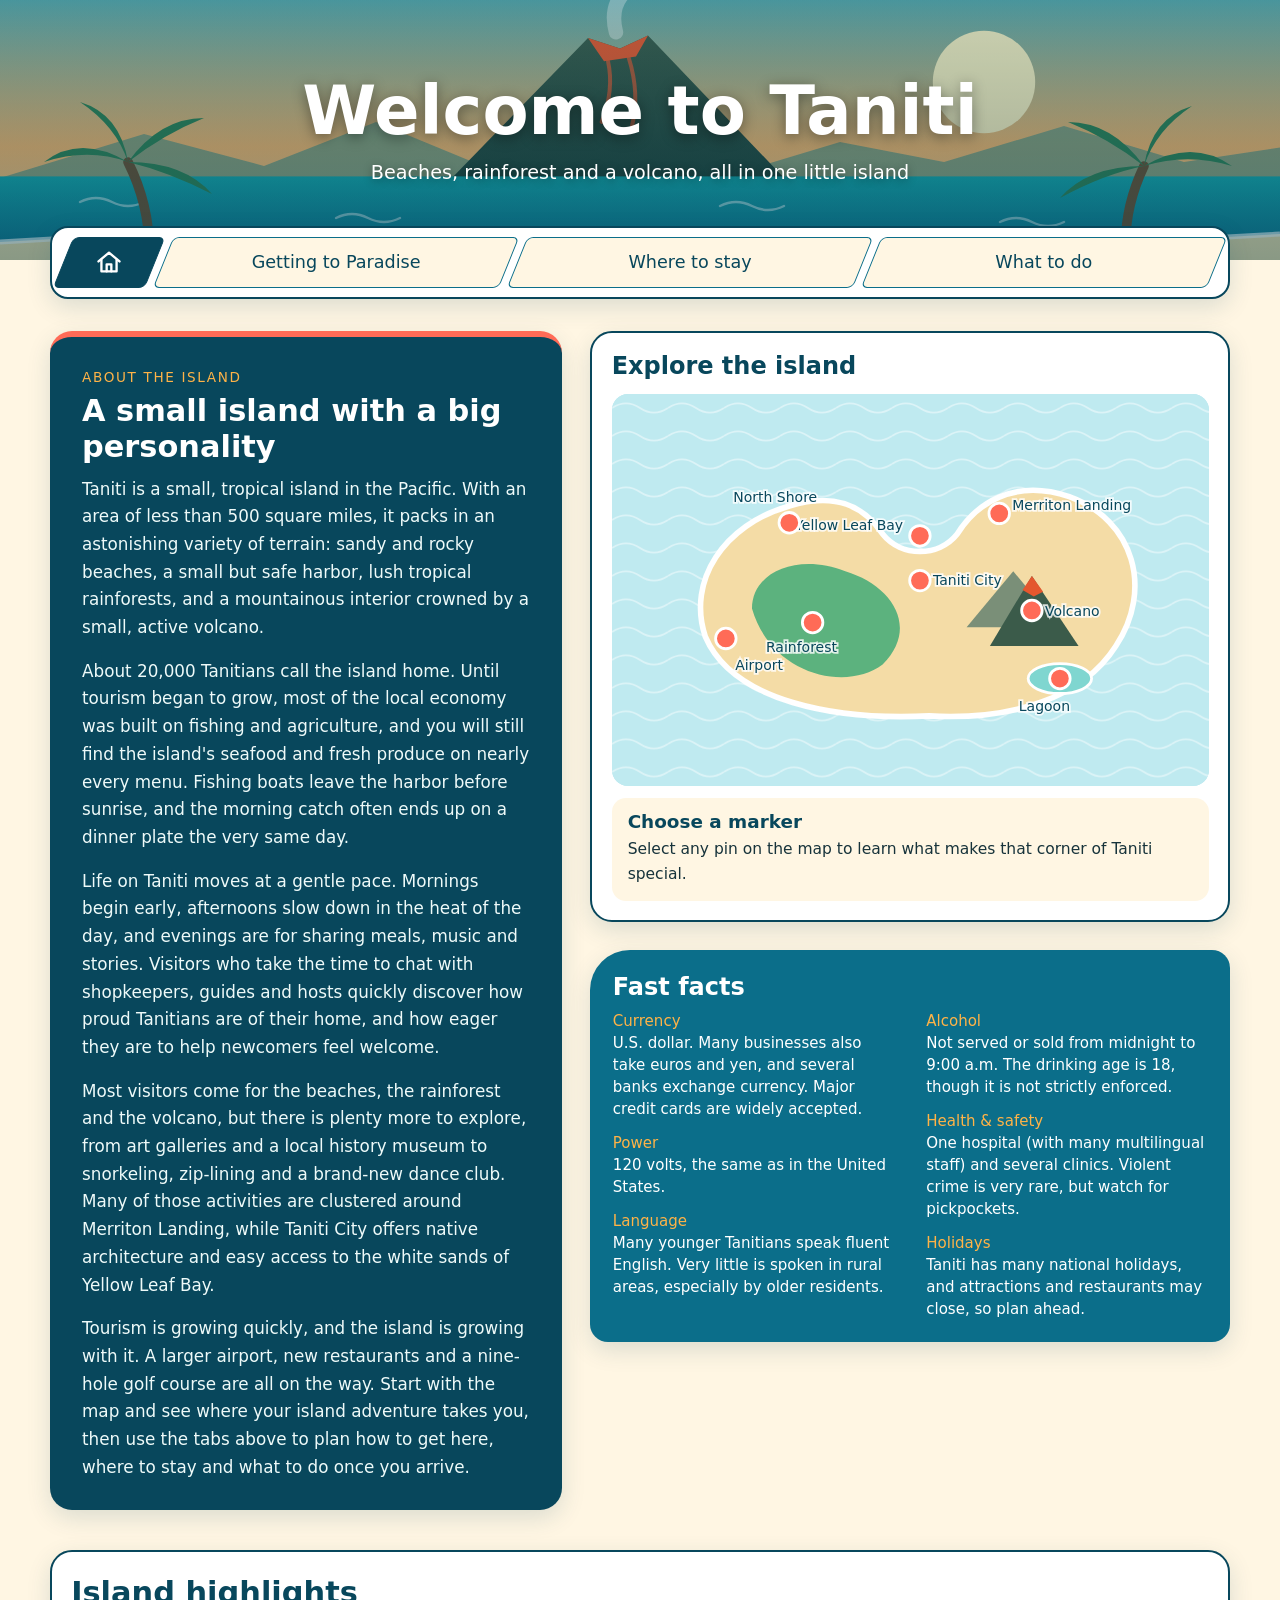
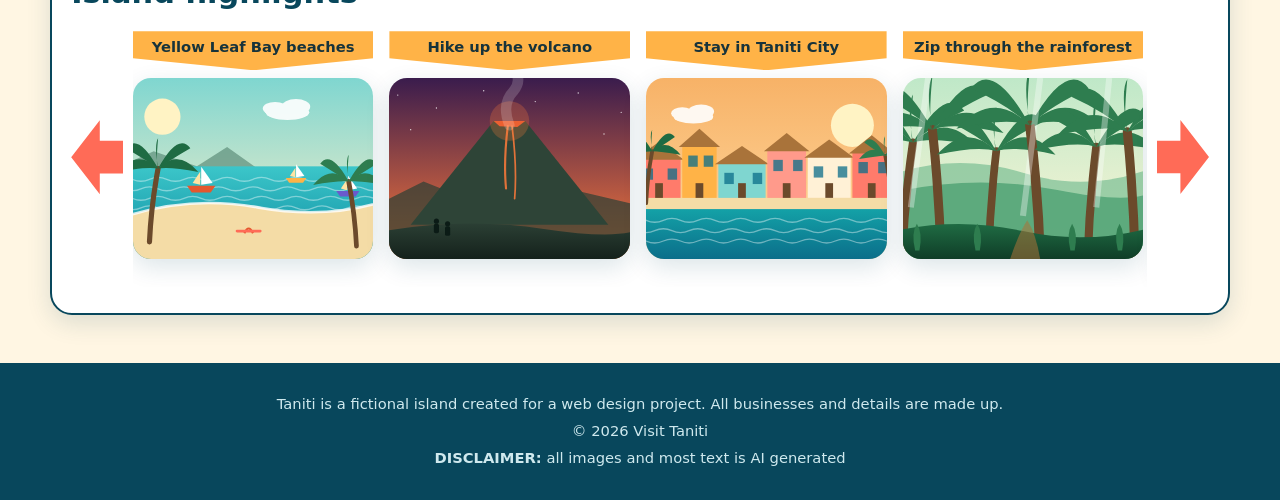
<file: index.html>
<!DOCTYPE html>
<html lang="en">
<head>
  <meta charset="utf-8">
  <meta name="viewport" content="width=device-width, initial-scale=1">
  <title>Taniti – Welcome to Paradise</title>
  <meta name="description" content="Plan your trip to Taniti, an island paradise">
  <link rel="stylesheet" href="styles.css">
</head>
<body>
  <header>
        <div class="hero">
      <div class="hero-inner">
                <h1> Welcome to Taniti</h1>
        <p>Beaches, rainforest and a volcano, all in one little island</p>
      </div>
    </div>
        <nav class="site-nav">
            <ul class ="nav-list">
                <li class="home"> 
                    <a class="home-link current" href="index.html">
                    <svg viewBox="0 0 24 24" fill="none" stroke="currentColor" stroke-width="2" stroke-linecap="round" stroke-linejoin="round">
                      <path d="M3 11.5 12 4l9 7.5"/>
                      <path d="M5.5 10v10h13V10"/>
                    <path d="M10 20v-6h4v6"/>
                    </svg>
                    </a>
                </li>
        <li>
          <a class="tab-link" href="getting-to-paradise.html">Getting to Paradise</a>
          <ul class="dropdown">
            <li><a href="getting-to-paradise.html#airlines">Airlines</a></li>
            <li><a href="getting-to-paradise.html#cruises">Cruises</a></li>
            <li><a href="getting-to-paradise.html#transportation">Transportation</a></li>
            <li><a href="getting-to-paradise.html#car-rental">Car Rental</a></li>
          </ul>
        </li>
        <li>
          <a class="tab-link" href="where-to-stay.html">Where to stay</a>
          <ul class="dropdown">
            <li><a href="where-to-stay.html#hotels">Hotels</a></li>
            <li><a href="where-to-stay.html#beach-house">Beach House</a></li>
            <li><a href="where-to-stay.html#condo-rental">Condo Rental</a></li>
            <li><a href="where-to-stay.html#bed-and-breakfast">Bed and Breakfast</a></li>
          </ul>
        </li>
        <li>
          <a class="tab-link" href="what-to-do.html">What to do</a>
          <ul class="dropdown">
            <li><a href="what-to-do.html#beaches">Beaches</a></li>
            <li><a href="what-to-do.html#adventure">Adventure</a></li>
            <li><a href="what-to-do.html#shopping">Shopping</a></li>
            <li><a href="what-to-do.html#dining">Dining</a></li>
          </ul>
        </li>
      </ul>
    </nav>
  </header>

  <main id="main" class="wrap">

    <section class="home-top">
      <article class="article dark">
        <p class="eyebrow">About the island</p>
        <h2>A small island with a big personality</h2>
        <p>Taniti is a small, tropical island in the Pacific. With an area of less than 500 square miles, it packs in an astonishing variety of terrain: sandy and rocky beaches, a small but safe harbor, lush tropical rainforests, and a mountainous interior crowned by a small, active volcano.</p>
        <p>About 20,000 Tanitians call the island home. Until tourism began to grow, most of the local economy was built on fishing and agriculture, and you will still find the island's seafood and fresh produce on nearly every menu. Fishing boats leave the harbor before sunrise, and the morning catch often ends up on a dinner plate the very same day.</p>
        <p>Life on Taniti moves at a gentle pace. Mornings begin early, afternoons slow down in the heat of the day, and evenings are for sharing meals, music and stories. Visitors who take the time to chat with shopkeepers, guides and hosts quickly discover how proud Tanitians are of their home, and how eager they are to help newcomers feel welcome.</p>
        <p>Most visitors come for the beaches, the rainforest and the volcano, but there is plenty more to explore, from art galleries and a local history museum to snorkeling, zip-lining and a brand-new dance club. Many of those activities are clustered around Merriton Landing, while Taniti City offers native architecture and easy access to the white sands of Yellow Leaf Bay.</p>
        <p>Tourism is growing quickly, and the island is growing with it. A larger airport, new restaurants and a nine-hole golf course are all on the way. Start with the map and see where your island adventure takes you, then use the tabs above to plan how to get here, where to stay and what to do once you arrive.</p>
      </article>

      <div class="home-side">
            <section class="map-card">
          <h2 id="map-heading">Explore the island</h2>
            <svg class="map-svg" viewBox="0 0 640 420">
            <defs>
              <pattern id="waves" width="60" height="30" patternUnits="userSpaceOnUse">
                <path d="M0 15 q15 -10 30 0 t30 0" fill="none" stroke="#ffffff" stroke-width="2" opacity="0.45"/>
              </pattern>
            </defs>
            <rect width="640" height="420" fill="#bfeaf0"/>
            <rect width="640" height="420" fill="url(#waves)"/>
            <path d="M100 260 C80 200 120 140 190 120 C240 105 270 120 290 150 C310 175 350 175 370 150 C390 118 430 90 490 110 C560 135 580 210 540 270 C505 325 430 350 340 345 C240 350 130 330 100 260Z" fill="#f4dca6" stroke="#ffffff" stroke-width="6"/>
            <path d="M150 230 C150 190 200 170 250 190 C300 205 330 250 290 290 C250 320 170 300 150 230Z" fill="#4caf7a" opacity="0.9"/>
            <path d="M380 250 L430 190 L480 250Z" fill="#7a8f78"/>
            <path d="M405 270 L450 195 L500 270Z" fill="#3b5b4a"/>
            <path d="M440 210 L450 195 L462 212 L452 217Z" fill="#e4572e"/>
            <ellipse cx="480" cy="305" rx="34" ry="16" fill="#7fd6d0" stroke="#fff" stroke-width="3"/>
                <g class="spot" tabindex="0" data-title="Taniti City" data-links="Hotels|where-to-stay.html#hotels|Where to stay;Bus &amp; taxis|getting-to-paradise.html#transportation|Getting to Paradise;Shopping|what-to-do.html#shopping|What to do;Dining|what-to-do.html#dining|What to do" data-text="Home to native architecture and white sandy beaches that encircle Yellow Leaf Bay. Flat, walkable, and served by public buses and taxis.">
              <circle cx="330" cy="200" r="11"/><text x="344" y="205">Taniti City</text>
            </g>
                <g class="spot" tabindex="0" data-title="Yellow Leaf Bay" data-links="Beaches|what-to-do.html#beaches|What to do;Cruises|getting-to-paradise.html#cruises|Getting to Paradise;Bed &amp; Breakfast|where-to-stay.html#bed-and-breakfast|Where to stay" data-text="A safe, sheltered harbor ringed by sandy beaches. The weekly cruise ship docks here for one night.">
              <circle cx="330" cy="152" r="11"/><text x="312" y="146" text-anchor="end">Yellow Leaf Bay</text>
            </g>
                <g class="spot" tabindex="0" data-title="Merriton Landing" data-links="Arcade|what-to-do.html#adventure|What to do;Dining|what-to-do.html#dining|What to do;Cruises|getting-to-paradise.html#cruises|Getting to Paradise;Condo Rental|where-to-stay.html#condo-rental|Where to stay" data-text="A rapidly developing area on the north side of the bay with pubs, a microbrewery, a dance club, a cinema, bowling and an arcade. Easy to explore on foot.">
              <circle cx="415" cy="128" r="11"/><text x="429" y="124">Merriton Landing</text>
            </g>
                <g class="spot" tabindex="0" data-title="Taniti Volcano" data-links="Volcano Tours|what-to-do.html#adventure|What to do;Car Rental|getting-to-paradise.html#car-rental|Getting to Paradise" data-text="Small but active. Guided volcano tours and helicopter rides offer the best views of the crater.">
              <circle cx="450" cy="232" r="11"/><text x="464" y="238">Volcano</text>
            </g>
                <g class="spot" tabindex="0" data-title="Rainforest" data-links="Ziplining|what-to-do.html#adventure|What to do;Beach House|where-to-stay.html#beach-house|Where to stay" data-text="Lush trails for hiking, plus zip-lining through the canopy. Very little English is spoken in rural areas, so bring a phrasebook.">
              <circle cx="215" cy="245" r="11"/><text x="165" y="276">Rainforest</text>
            </g>
                <g class="spot" tabindex="0" data-title="Taniti Airport" data-links="Airlines|getting-to-paradise.html#airlines|Getting to Paradise;Car Rental|getting-to-paradise.html#car-rental|Getting to Paradise;Shuttles|getting-to-paradise.html#transportation|Getting to Paradise" data-text="A small airport that handles small jets and propeller planes. An expansion is underway so larger jets can land within the next few years.">
              <circle cx="122" cy="262" r="11"/><text x="132" y="296">Airport</text>
            </g>
                <g class="spot" tabindex="0" data-title="North Shore" data-links="Beaches|what-to-do.html#beaches|What to do;Beach House|where-to-stay.html#beach-house|Where to stay" data-text="A beach-lover's stretch of coast with sandy and rocky stretches, great for a quiet morning walk.">
              <circle cx="190" cy="138" r="11"/><text x="130" y="116">North Shore</text>
            </g>
                <g class="spot" tabindex="0" data-title="The Lagoon" data-links="Beaches|what-to-do.html#beaches|What to do;Hotels|where-to-stay.html#hotels|Where to stay" data-text="Calm, shallow and clear. A favorite spot for snorkeling and relaxed swimming.">
              <circle cx="480" cy="305" r="11"/><text x="436" y="340">Lagoon</text>
            </g>
          </svg>
            <div class="map-info">
                <h3 id="map-title">Choose a marker</h3>
                <p id="map-text">Select any pin on the map to learn what makes that corner of Taniti special.</p>
                    <div class="map-links" id="map-links"></div>
            </div>
        </section>

    <aside class="facts">
          <h2 id="facts-heading">Fast facts</h2>
          <dl>
            <div>
                <dt>Currency</dt>
                <dd>U.S. dollar. Many businesses also take euros and yen, and several banks exchange currency. Major credit cards are widely accepted.</dd>
            </div>
            <div>
                <dt>Power</dt>
                <dd>120 volts, the same as in the United States.</dd>
            </div>
            <div>
                <dt>Language</dt>
                <dd>Many younger Tanitians speak fluent English. Very little is spoken in rural areas, especially by older residents.</dd>
            </div>
            <div>
                <dt>Alcohol</dt>
                <dd>Not served or sold from midnight to 9:00 a.m. The drinking age is 18, though it is not strictly enforced.</dd>
            </div>
            <div>
                <dt>Health &amp; safety</dt>
                <dd>One hospital (with many multilingual staff) and several clinics. Violent crime is very rare, but watch for pickpockets.</dd>
            </div>
            <div>
                <dt>Holidays</dt>
                <dd>Taniti has many national holidays, and attractions and restaurants may close, so plan ahead.</dd>
            </div>
          </dl>
        </aside>
      </div>
    </section>

    <section class="home-bottom">
      <div class="highlights">
        <h2>Island highlights</h2>
        <div class="carousel">
          <button class="arrow prev" type="button"><span>Previous</span></button>
          <div class="track" tabindex="0">
            <a class="slide" href="what-to-do.html#beaches">
              <span class="cap">Yellow Leaf Bay beaches</span>
              <img src="images/slide-bay.svg" alt="Illustration of Yellow Leaf Bay" loading="lazy">
            </a>
            <a class="slide" href="what-to-do.html#adventure">
              <span class="cap">Hike up the volcano</span>
              <img src="images/slide-volcano.svg" alt="Illustration of a volcano tour" loading="lazy">
            </a>
            <a class="slide" href="where-to-stay.html#hotels">
              <span class="cap">Stay in Taniti City</span>
              <img src="images/slide-city.svg" alt="Illustration of Taniti City architecture" loading="lazy">
            </a>
            <a class="slide" href="what-to-do.html#adventure">
              <span class="cap">Zip through the rainforest</span>
              <img src="images/slide-rainforest.svg" alt="Illustration of the rainforest" loading="lazy">
            </a>
            <a class="slide" href="what-to-do.html#dining">
              <span class="cap">Evenings at Merriton Landing</span>
              <img src="images/slide-merriton.svg" alt="Illustration of Merriton Landing" loading="lazy">
            </a>
            <a class="slide" href="what-to-do.html#beaches">
              <span class="cap">Snorkel the lagoon</span>
              <img src="images/slide-snorkel.svg" alt="Illustration of snorkeling in the lagoon" loading="lazy">
            </a>
          </div>
          <button class="arrow next" type="button"><span>Next</span></button>
        </div>
      </div>
    </section>
  </main>

  <footer class="site-footer">
    <div class="wrap">
      <p>Taniti is a fictional island created for a web design project. All businesses and details are made up.</p>
            <p>&copy; 2026 Visit Taniti</p>
            <p><strong>DISCLAIMER:</strong> all images and most text is AI generated</p>
    </div>
  </footer>

  <script src="script.js"></script>
</body>
</html>
</file>
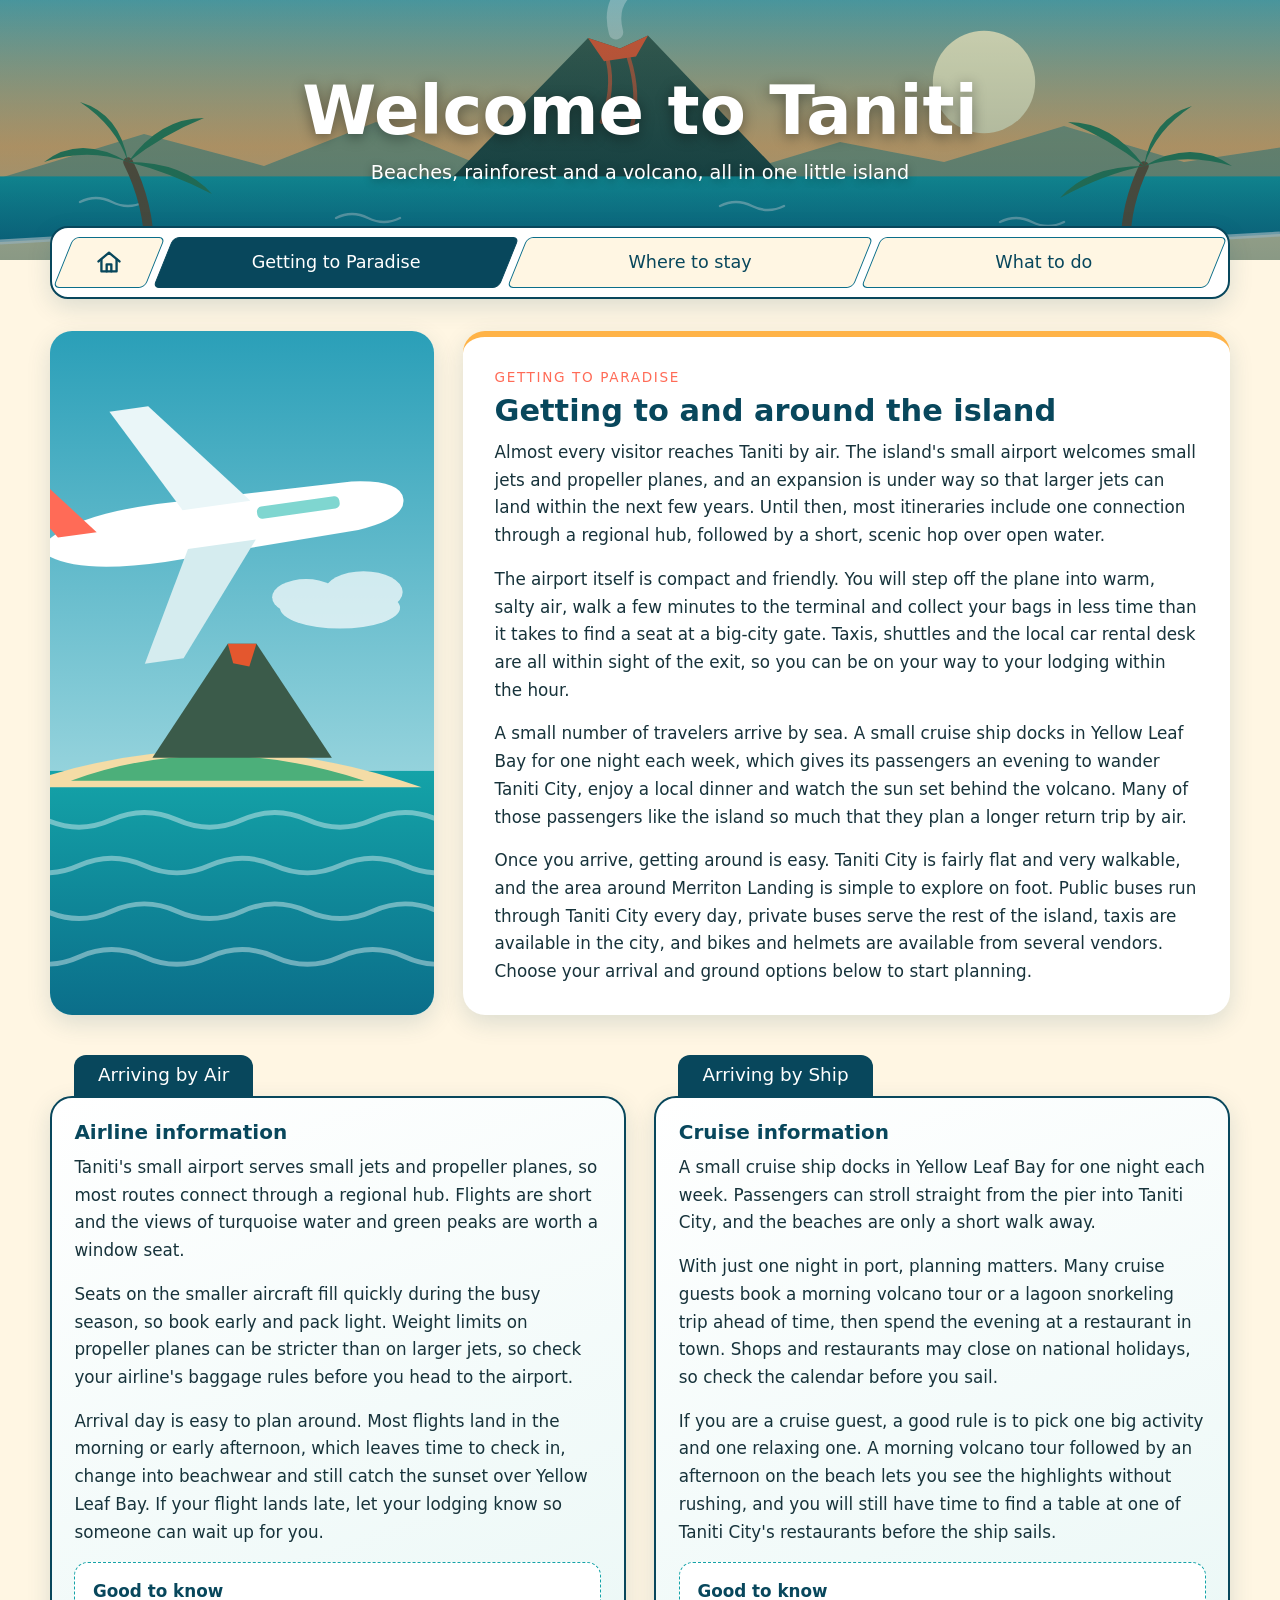
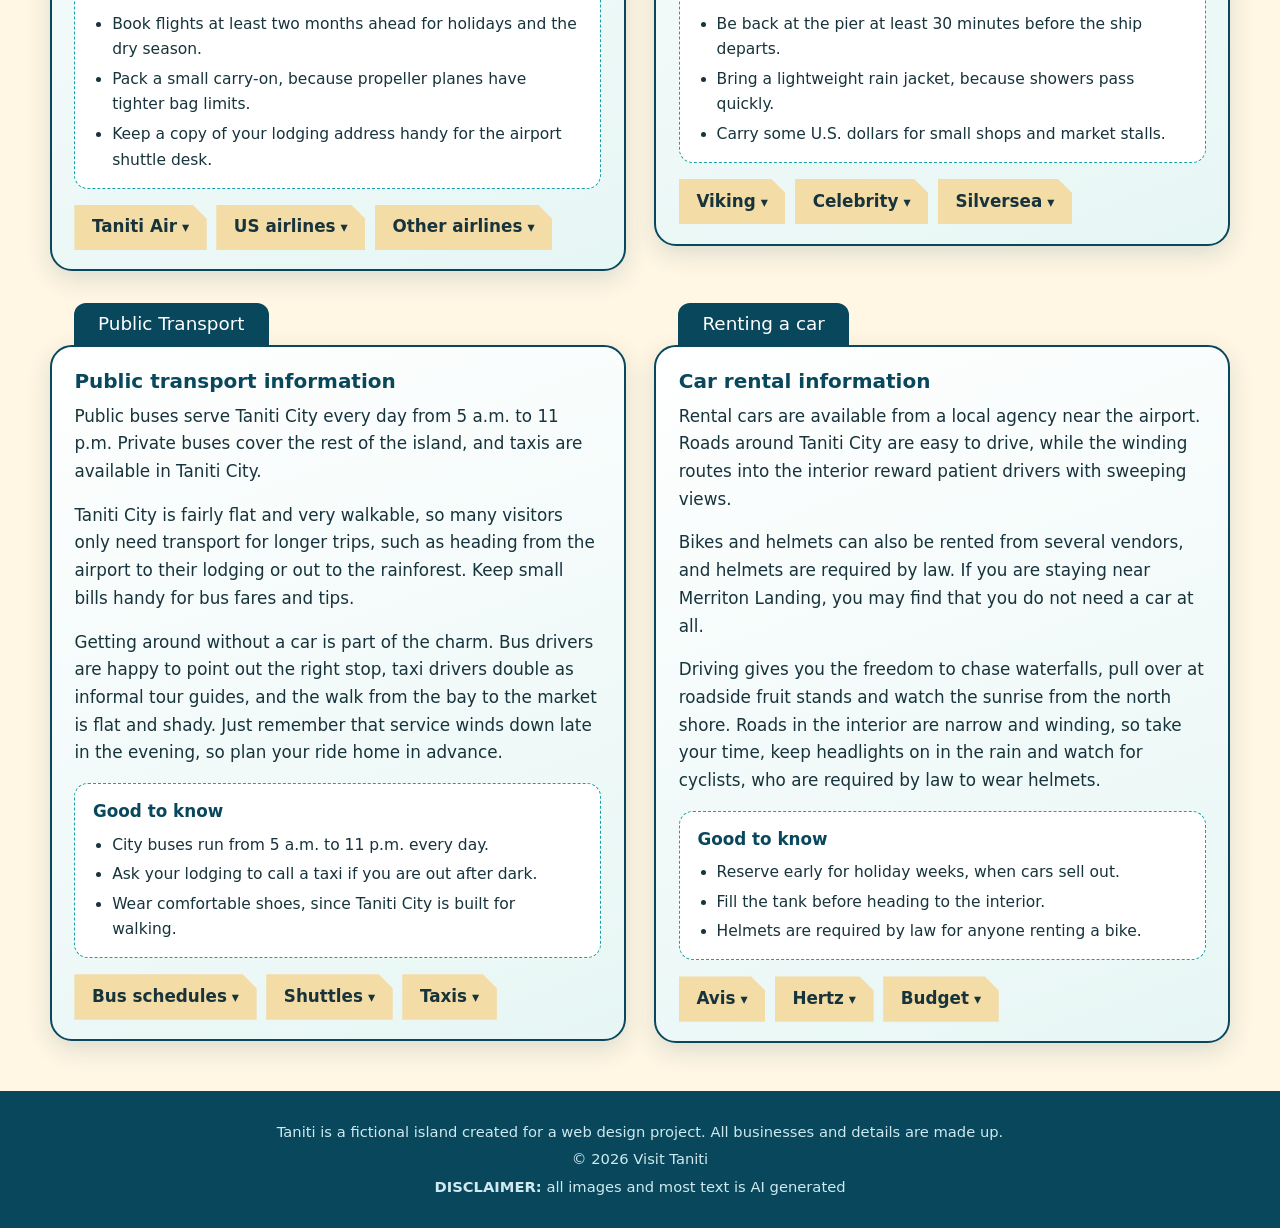
<file: getting-to-paradise.html>
<!DOCTYPE html>
<html lang="en">
<head>
  <meta charset="utf-8">
  <meta name="viewport" content="width=device-width, initial-scale=1">
  <title>Taniti – Getting to Paradise</title>
  <meta name="description" content="Plan your trip to Taniti.">
  <link rel="stylesheet" href="styles.css">
</head>

<body>
    <header>
        <div class="hero" role="img">
            <div class="hero-inner">
                <h1> Welcome to Taniti</h1>
                <p>Beaches, rainforest and a volcano, all in one little island</p>
            </div>
        </div>
        <nav class="site-nav">
            <ul class ="nav-list">
                <li class="home"> 
                    <a class="home-link" href="index.html">
                    <svg viewBox="0 0 24 24" fill="none" stroke="currentColor" stroke-width="2" stroke-linecap="round" stroke-linejoin="round"><path d="M3 11.5 12 4l9 7.5"/><path d="M5.5 10v10h13V10"/>
                    <path d="M10 20v-6h4v6"/>
                    </svg>
                    </a>
                </li>
                <li>
                <a class="tab-link current" href="getting-to-paradise.html">Getting to Paradise</a>
                <ul class="dropdown">
                    <li><a href="getting-to-paradise.html#airlines">Airlines</a></li>
                    <li><a href="getting-to-paradise.html#cruises">Cruises</a></li>
                    <li><a href="getting-to-paradise.html#transportation">Transportation</a></li>
                    <li><a href="getting-to-paradise.html#car-rental">Car Rental</a></li>
                </ul>
                </li>
                <li>
                <a class="tab-link" href="where-to-stay.html">Where to stay</a>
                <ul class="dropdown">
                    <li><a href="where-to-stay.html#hotels">Hotels</a></li>
                    <li><a href="where-to-stay.html#beach-house">Beach House</a></li>
                    <li><a href="where-to-stay.html#condo-rental">Condo Rental</a></li>
                    <li><a href="where-to-stay.html#bed-and-breakfast">Bed and Breakfast</a></li>
                </ul>
                </li>
                <li>
                <a class="tab-link" href="what-to-do.html">What to do</a>
                <ul class="dropdown">
                    <li><a href="what-to-do.html#beaches">Beaches</a></li>
                    <li><a href="what-to-do.html#adventure">Adventure</a></li>
                    <li><a href="what-to-do.html#shopping">Shopping</a></li>
                    <li><a href="what-to-do.html#dining">Dining</a></li>
                </ul>
                </li>
            </ul>
        </nav>
    </header>
    <main id="main" class="wrap">

        <section class="intro">
            <div class="intro-image">
                <img src="images/getting-to-paradise.svg" alt="Illustration of an island arrival">
            </div>
            <article class="article">
                <p class="eyebrow">Getting to Paradise</p>
                <h2>Getting to and around the island</h2>
                <p>Almost every visitor reaches Taniti by air. The island's small airport welcomes small jets and propeller planes, and an expansion is under way so that larger jets can land within the next few years. Until then, most itineraries include one connection through a regional hub, followed by a short, scenic hop over open water.</p>
                <p>The airport itself is compact and friendly. You will step off the plane into warm, salty air, walk a few minutes to the terminal and collect your bags in less time than it takes to find a seat at a big-city gate. Taxis, shuttles and the local car rental desk are all within sight of the exit, so you can be on your way to your lodging within the hour.</p>
                <p>A small number of travelers arrive by sea. A small cruise ship docks in Yellow Leaf Bay for one night each week, which gives its passengers an evening to wander Taniti City, enjoy a local dinner and watch the sun set behind the volcano. Many of those passengers like the island so much that they plan a longer return trip by air.</p>
                <p>Once you arrive, getting around is easy. Taniti City is fairly flat and very walkable, and the area around Merriton Landing is simple to explore on foot. Public buses run through Taniti City every day, private buses serve the rest of the island, taxis are available in the city, and bikes and helmets are available from several vendors. Choose your arrival and ground options below to start planning.</p>
            </article>
        </section>

        <section class="card-grid">
                <article class="info-card" id="airlines">
                    <span class="tab">Arriving by Air</span>
                    <div class="body">
                    <h3>Airline information</h3>
                    <p>Taniti's small airport serves small jets and propeller planes, so most routes connect through a regional hub. Flights are short and the views of turquoise water and green peaks are worth a window seat.</p>
                    <p>Seats on the smaller aircraft fill quickly during the busy season, so book early and pack light. Weight limits on propeller planes can be stricter than on larger jets, so check your airline's baggage rules before you head to the airport.</p>
                    <p>Arrival day is easy to plan around. Most flights land in the morning or early afternoon, which leaves time to check in, change into beachwear and still catch the sunset over Yellow Leaf Bay. If your flight lands late, let your lodging know so someone can wait up for you.</p>
                    <div class="tips">
                        <h4>Good to know</h4>
                        <ul>
                            <li>Book flights at least two months ahead for holidays and the dry season.</li>
                            <li>Pack a small carry-on, because propeller planes have tighter bag limits.</li>
                            <li>Keep a copy of your lodging address handy for the airport shuttle desk.</li>
                        </ul>
                    </div>
                    <ul class="chips">
                        <li><button class="chip" type="button" data-panel="d-taniti-air">Taniti Air</button></li>
                        <li><button class="chip" type="button" data-panel="d-us-airlines">US airlines</button></li>
                        <li><button class="chip" type="button" data-panel="d-other-airlines">Other airlines</button></li>
                    </ul>
                    <div class="detail" id="d-taniti-air" hidden>
                        <h4>Taniti Air</h4>
                        <p>The island's home carrier flies propeller planes and small jets, with several daily flights from nearby island hubs. Service is friendly, carry-on allowances are generous and the pilots are known for pointing out the volcano on approach.</p>
                        <p>Taniti Air does not have a website of its own yet, so the link below opens Google Flights, a real tool for comparing routes and fares to island destinations.</p>
                        <div class="ext-links">
                            <a class="ext-link" href="https://www.google.com/travel/flights" target="_blank" rel="noopener noreferrer">
                            <span class="ext-badge">External site</span><span>Compare flights on Google Flights</span>
                            <span class="host">google.com/travel/flights</span>
                            <svg viewBox="0 0 24 24" fill="none" stroke="currentColor" stroke-width="2.4" stroke-linecap="round" stroke-linejoin="round">
                                <path d="M14 4h6v6"/><path d="M20 4 10 14"/><path d="M18 14v5a1 1 0 0 1-1 1H5a1 1 0 0 1-1-1V7a1 1 0 0 1 1-1h5"/>
                            </svg>
                            <span class="sr-only">(opens an external website in a new tab)</span>
                            </a>
                        </div>
                        <p class="meta">Mock details for this demo site. The button above opens a real website in a new tab.</p>
                    </div>

                    <div class="detail" id="d-us-airlines" hidden>
                        <h4>US airlines</h4>
                        <p>U.S. carriers connect travelers to Taniti through regional hubs. Expect one connection from most U.S. cities, with a short layover before the Taniti-bound flight.</p>
                        <p>Booking the whole journey on one ticket protects you if a connection is delayed. The links below open the websites of three major U.S. airlines.</p>
                        <div class="ext-links">
                            <a class="ext-link" href="https://www.united.com" target="_blank" rel="noopener noreferrer">
                                <span class="ext-badge">External site</span><span>United Airlines</span>
                                <span class="host">united.com</span>
                                <svg viewBox="0 0 24 24" fill="none" stroke="currentColor" stroke-width="2.4" stroke-linecap="round" stroke-linejoin="round">
                                    <path d="M14 4h6v6"/><path d="M20 4 10 14"/><path d="M18 14v5a1 1 0 0 1-1 1H5a1 1 0 0 1-1-1V7a1 1 0 0 1 1-1h5"/>
                                </svg>
                                <span class="sr-only">(opens an external website in a new tab)</span>
                            </a>
                            <a class="ext-link" href="https://www.delta.com" target="_blank" rel="noopener noreferrer">
                                <span class="ext-badge">External site</span><span>Delta Air Lines</span>
                                <span class="host">delta.com</span>
                                <svg viewBox="0 0 24 24" fill="none" stroke="currentColor" stroke-width="2.4" stroke-linecap="round" stroke-linejoin="round">
                                    <path d="M14 4h6v6"/><path d="M20 4 10 14"/><path d="M18 14v5a1 1 0 0 1-1 1H5a1 1 0 0 1-1-1V7a1 1 0 0 1 1-1h5"/>
                                </svg>
                                <span class="sr-only">(opens an external website in a new tab)</span>
                            </a>
                            <a class="ext-link" href="https://www.aa.com" target="_blank" rel="noopener noreferrer">
                                <span class="ext-badge">External site</span><span>American Airlines</span>
                                <span class="host">aa.com</span>
                                <svg viewBox="0 0 24 24" fill="none" stroke="currentColor" stroke-width="2.4" stroke-linecap="round" stroke-linejoin="round">
                                    <path d="M14 4h6v6"/><path d="M20 4 10 14"/><path d="M18 14v5a1 1 0 0 1-1 1H5a1 1 0 0 1-1-1V7a1 1 0 0 1 1-1h5"/>
                                </svg>
                                <span class="sr-only">(opens an external website in a new tab)</span>
                            </a>
                        </div>
                        <p class="meta">Mock details for this demo site. The button above opens a real website in a new tab.</p>
                    </div>

                    <div class="detail" id="d-other-airlines" hidden>
                        <h4>Other airlines</h4>
                        <p>Several international and charter operators land at Taniti on a seasonal basis. As the airport expands, more carriers and larger jets are expected to join them, which should bring more routes and lower fares.</p>
                        <p>If you are traveling from Asia, Australia or New Zealand, a Pacific carrier is often the simplest choice. The links below open three real Pacific airlines.</p>
                        <div class="ext-links">
                            <a class="ext-link" href="https://www.airnewzealand.com" target="_blank" rel="noopener noreferrer">
                                <span class="ext-badge">External site</span><span>Air New Zealand</span>
                                <span class="host">airnewzealand.com</span>
                                <svg viewBox="0 0 24 24" fill="none" stroke="currentColor" stroke-width="2.4" stroke-linecap="round" stroke-linejoin="round">
                                    <path d="M14 4h6v6"/><path d="M20 4 10 14"/><path d="M18 14v5a1 1 0 0 1-1 1H5a1 1 0 0 1-1-1V7a1 1 0 0 1 1-1h5"/>
                                </svg>
                                <span class="sr-only">(opens an external website in a new tab)</span>
                            </a>
                            <a class="ext-link" href="https://www.qantas.com" target="_blank" rel="noopener noreferrer">
                                <span class="ext-badge">External site</span><span>Qantas</span>
                                <span class="host">qantas.com</span>
                                <svg viewBox="0 0 24 24" fill="none" stroke="currentColor" stroke-width="2.4" stroke-linecap="round" stroke-linejoin="round">
                                    <path d="M14 4h6v6"/><path d="M20 4 10 14"/><path d="M18 14v5a1 1 0 0 1-1 1H5a1 1 0 0 1-1-1V7a1 1 0 0 1 1-1h5"/>
                                </svg>
                                <span class="sr-only">(opens an external website in a new tab)</span>
                                </a>
                                <a class="ext-link" href="https://www.fijiairways.com" target="_blank" rel="noopener noreferrer">
                                    <span class="ext-badge">External site</span>
                                    <span>Fiji Airways</span><span class="host">fijiairways.com</span>
                                    <svg viewBox="0 0 24 24" fill="none" stroke="currentColor" stroke-width="2.4" stroke-linecap="round" stroke-linejoin="round">
                                        <path d="M14 4h6v6"/><path d="M20 4 10 14"/><path d="M18 14v5a1 1 0 0 1-1 1H5a1 1 0 0 1-1-1V7a1 1 0 0 1 1-1h5"/>
                                    </svg>
                                    <span class="sr-only">(opens an external website in a new tab)</span>
                                    </a>
                                </div>
                        <p class="meta">Mock details for this demo site. The button above opens a real website in a new tab.</p>
                    </div>
                    </div>
                </article>

                <article class="info-card" id="cruises">
                    <span class="tab">Arriving by Ship</span>
                    <div class="body">
                        <h3>Cruise information</h3>
                        <p>A small cruise ship docks in Yellow Leaf Bay for one night each week. Passengers can stroll straight from the pier into Taniti City, and the beaches are only a short walk away.</p>
                        <p>With just one night in port, planning matters. Many cruise guests book a morning volcano tour or a lagoon snorkeling trip ahead of time, then spend the evening at a restaurant in town. Shops and restaurants may close on national holidays, so check the calendar before you sail.</p>
                        <p>If you are a cruise guest, a good rule is to pick one big activity and one relaxing one. A morning volcano tour followed by an afternoon on the beach lets you see the highlights without rushing, and you will still have time to find a table at one of Taniti City's restaurants before the ship sails.</p>
                        <div class="tips">
                            <h4>Good to know</h4>
                            <ul>
                                <li>Be back at the pier at least 30 minutes before the ship departs.</li>
                                <li>Bring a lightweight rain jacket, because showers pass quickly.</li>
                                <li>Carry some U.S. dollars for small shops and market stalls.</li>
                            </ul>
                        </div>
                        <ul class="chips">
                            <li><button class="chip" type="button" data-panel="d-viking">Viking</button></li>
                            <li><button class="chip" type="button" data-panel="d-celebrity">Celebrity</button></li>
                            <li><button class="chip" type="button" data-panel="d-silversea">Silversea</button></li>
                        </ul>
                        <div class="detail" id="d-viking" hidden>
                            <h4>Viking</h4>
                            <p>Viking offers relaxed, destination-focused sailings with an evening in port at Taniti. Onboard talks introduce the island's history and culture before you step ashore.</p>
                            <p>Guests who want to see more can join an optional shore excursion to the volcano or the rainforest trails.</p>
                            <div class="ext-links">
                                <a class="ext-link" href="https://www.vikingcruises.com" target="_blank" rel="noopener noreferrer">
                                    <span class="ext-badge">External site</span><span>Viking Cruises</span>
                                    <span class="host">vikingcruises.com</span>
                                    <svg viewBox="0 0 24 24" fill="none" stroke="currentColor" stroke-width="2.4" stroke-linecap="round" stroke-linejoin="round"><path d="M14 4h6v6"/>
                                        <path d="M20 4 10 14"/><path d="M18 14v5a1 1 0 0 1-1 1H5a1 1 0 0 1-1-1V7a1 1 0 0 1 1-1h5"/>
                                    </svg>
                                    <span class="sr-only">(opens an external website in a new tab)</span>
                                </a>
                            </div>
                            <p class="meta">Mock details for this demo site. The button above opens a real website in a new tab.</p>
                        </div>
                        <div class="detail" id="d-celebrity" hidden>
                            <h4>Celebrity</h4>
                            <p>Celebrity's small-ship itineraries anchor in Yellow Leaf Bay for the night. Guests can join a guided city walk or a snorkeling trip before dinner.</p>
                            <p>Evenings in port are lively, with local musicians often playing along the waterfront.</p>
                            <div class="ext-links">
                                <a class="ext-link" href="https://www.celebritycruises.com" target="_blank" rel="noopener noreferrer">
                                    <span class="ext-badge">External site</span>
                                    <span>Celebrity Cruises</span>
                                    <span class="host">celebritycruises.com</span>
                                    <svg viewBox="0 0 24 24" fill="none" stroke="currentColor" stroke-width="2.4" stroke-linecap="round" stroke-linejoin="round">
                                        <path d="M14 4h6v6"/><path d="M20 4 10 14"/><path d="M18 14v5a1 1 0 0 1-1 1H5a1 1 0 0 1-1-1V7a1 1 0 0 1 1-1h5"/>
                                    </svg>
                                    <span class="sr-only">(opens an external website in a new tab)</span>
                                </a>
                            </div>
                            <p class="meta">Mock details for this demo site. The button above opens a real website in a new tab.</p>
                        </div>
                        <div class="detail" id="d-silversea" hidden>
                            <h4>Silversea</h4>
                            <p>Silversea offers a boutique, all-suite experience with a night at Taniti. Passengers can arrange private tours with local guides and sample fresh seafood at the best-loved restaurants in Taniti City.</p>
                            <p>Because the ship is small, tender boats are rarely needed and guests step off right at the pier.</p>
                            <div class="ext-links">
                                <a class="ext-link" href="https://www.silversea.com" target="_blank" rel="noopener noreferrer">
                                    <span class="ext-badge">External site</span>
                                    <span>Silversea Cruises</span>
                                    <span class="host">silversea.com</span>
                                    <svg viewBox="0 0 24 24" fill="none" stroke="currentColor" stroke-width="2.4" stroke-linecap="round" stroke-linejoin="round">
                                        <path d="M14 4h6v6"/><path d="M20 4 10 14"/><path d="M18 14v5a1 1 0 0 1-1 1H5a1 1 0 0 1-1-1V7a1 1 0 0 1 1-1h5"/>
                                    </svg>
                                    <span class="sr-only">(opens an external website in a new tab)</span></a></div>
                            <p class="meta">Mock details for this demo site. The button above opens a real website in a new tab.</p>
                        </div>
                    </div>
                </article>

                <article class="info-card" id="transportation">
                    <span class="tab">Public Transport</span>
                    <div class="body">
                    <h3>Public transport information</h3>
                    <p>Public buses serve Taniti City every day from 5 a.m. to 11 p.m. Private buses cover the rest of the island, and taxis are available in Taniti City.</p><p>Taniti City is fairly flat and very walkable, so many visitors only need transport for longer trips, such as heading from the airport to their lodging or out to the rainforest. Keep small bills handy for bus fares and tips.</p><p>Getting around without a car is part of the charm. Bus drivers are happy to point out the right stop, taxi drivers double as informal tour guides, and the walk from the bay to the market is flat and shady. Just remember that service winds down late in the evening, so plan your ride home in advance.</p>
                    <div class="tips"><h4>Good to know</h4><ul><li>City buses run from 5 a.m. to 11 p.m. every day.</li><li>Ask your lodging to call a taxi if you are out after dark.</li><li>Wear comfortable shoes, since Taniti City is built for walking.</li></ul></div>
                    <ul class="chips">
                        <li><button class="chip" type="button" data-panel="d-bus-schedules">Bus schedules</button></li>
                        <li><button class="chip" type="button" data-panel="d-shuttles">Shuttles</button></li>
                        <li><button class="chip" type="button" data-panel="d-taxis">Taxis</button></li>
                    </ul>
                    <div class="detail" id="d-bus-schedules" hidden>
                        <h4>Bus schedules</h4>
                        <p>Public buses run in Taniti City daily from 5 a.m. to 11 p.m., with stops near the beaches, the market and Merriton Landing. Private buses serve the rest of the island, and some operators offer guided island tours by bus.</p><p>To see what a real island bus system looks like, the link below opens the schedule site for Honolulu's public bus service.</p>
                        <div class="ext-links"><a class="ext-link" href="https://www.thebus.org" target="_blank" rel="noopener noreferrer"><span class="ext-badge">External site</span><span>TheBus (Honolulu)</span><span class="host">thebus.org</span><svg viewBox="0 0 24 24" fill="none" stroke="currentColor" stroke-width="2.4" stroke-linecap="round" stroke-linejoin="round"><path d="M14 4h6v6"/><path d="M20 4 10 14"/><path d="M18 14v5a1 1 0 0 1-1 1H5a1 1 0 0 1-1-1V7a1 1 0 0 1 1-1h5"/></svg><span class="sr-only">(opens an external website in a new tab)</span></a></div>
                        <p class="meta">Mock details for this demo site. The button above opens a real website in a new tab.</p>
                    </div>
                    <div class="detail" id="d-shuttles" hidden>
                        <h4>Shuttles</h4>
                        <p>Shared shuttles link the airport with Taniti City and Merriton Landing, and many lodgings will arrange a pickup if you share your flight details in advance.</p><p>The link below opens a real island shuttle and tour operator as an example of how shuttle booking works.</p>
                        <div class="ext-links"><a class="ext-link" href="https://www.robertshawaii.com" target="_blank" rel="noopener noreferrer"><span class="ext-badge">External site</span><span>Roberts Hawaii</span><span class="host">robertshawaii.com</span><svg viewBox="0 0 24 24" fill="none" stroke="currentColor" stroke-width="2.4" stroke-linecap="round" stroke-linejoin="round"><path d="M14 4h6v6"/><path d="M20 4 10 14"/><path d="M18 14v5a1 1 0 0 1-1 1H5a1 1 0 0 1-1-1V7a1 1 0 0 1 1-1h5"/></svg><span class="sr-only">(opens an external website in a new tab)</span></a></div>
                        <p class="meta">Mock details for this demo site. The button above opens a real website in a new tab.</p>
                    </div>
                    <div class="detail" id="d-taxis" hidden>
                        <h4>Taxis</h4>
                        <p>Taxis are available in Taniti City and wait outside major hotels and the pier. Agree on the fare before you set off, and ask your driver for tips on the best local fish and rice.</p><p>The link below opens a real taxi-hailing service as an example of how booking a cab by app works.</p>
                        <div class="ext-links"><a class="ext-link" href="https://www.gocurb.com" target="_blank" rel="noopener noreferrer"><span class="ext-badge">External site</span><span>Curb</span><span class="host">gocurb.com</span><svg viewBox="0 0 24 24" fill="none" stroke="currentColor" stroke-width="2.4" stroke-linecap="round" stroke-linejoin="round"><path d="M14 4h6v6"/><path d="M20 4 10 14"/><path d="M18 14v5a1 1 0 0 1-1 1H5a1 1 0 0 1-1-1V7a1 1 0 0 1 1-1h5"/></svg><span class="sr-only">(opens an external website in a new tab)</span></a></div>
                        <p class="meta">Mock details for this demo site. The button above opens a real website in a new tab.</p>
                    </div>
                    </div>
                </article>

                <article class="info-card" id="car-rental">
                    <span class="tab">Renting a car</span>
                    <div class="body">
                    <h3>Car rental information</h3>
                    <p>Rental cars are available from a local agency near the airport. Roads around Taniti City are easy to drive, while the winding routes into the interior reward patient drivers with sweeping views.</p><p>Bikes and helmets can also be rented from several vendors, and helmets are required by law. If you are staying near Merriton Landing, you may find that you do not need a car at all.</p><p>Driving gives you the freedom to chase waterfalls, pull over at roadside fruit stands and watch the sunrise from the north shore. Roads in the interior are narrow and winding, so take your time, keep headlights on in the rain and watch for cyclists, who are required by law to wear helmets.</p>
                    <div class="tips"><h4>Good to know</h4><ul><li>Reserve early for holiday weeks, when cars sell out.</li><li>Fill the tank before heading to the interior.</li><li>Helmets are required by law for anyone renting a bike.</li></ul></div>
                    <ul class="chips">
                        <li><button class="chip" type="button" data-panel="d-avis">Avis</button></li>
                        <li><button class="chip" type="button" data-panel="d-hertz">Hertz</button></li>
                        <li><button class="chip" type="button" data-panel="d-budget">Budget</button></li>
                    </ul>
                    <div class="detail" id="d-avis" hidden>
                        <h4>Avis</h4>
                        <p>Avis offers compact cars and small SUVs for exploring the island, with pickup at the desk near the airport. Reserve ahead during holidays, when the fleet is limited.</p><p>Ask about adding a second driver if you plan to share the long drive up to the volcano.</p>
                        <div class="ext-links"><a class="ext-link" href="https://www.avis.com" target="_blank" rel="noopener noreferrer"><span class="ext-badge">External site</span><span>Avis</span><span class="host">avis.com</span><svg viewBox="0 0 24 24" fill="none" stroke="currentColor" stroke-width="2.4" stroke-linecap="round" stroke-linejoin="round"><path d="M14 4h6v6"/><path d="M20 4 10 14"/><path d="M18 14v5a1 1 0 0 1-1 1H5a1 1 0 0 1-1-1V7a1 1 0 0 1 1-1h5"/></svg><span class="sr-only">(opens an external website in a new tab)</span></a></div>
                        <p class="meta">Mock details for this demo site. The button above opens a real website in a new tab.</p>
                    </div>
                    <div class="detail" id="d-hertz" hidden>
                        <h4>Hertz</h4>
                        <p>Hertz provides a range of vehicles, from economy cars to open-air jeeps that are perfect for beach days. Bring your license and a credit card at pickup.</p><p>Fuel is more expensive on the island than on the mainland, so a smaller car can save money.</p>
                        <div class="ext-links"><a class="ext-link" href="https://www.hertz.com" target="_blank" rel="noopener noreferrer"><span class="ext-badge">External site</span><span>Hertz</span><span class="host">hertz.com</span><svg viewBox="0 0 24 24" fill="none" stroke="currentColor" stroke-width="2.4" stroke-linecap="round" stroke-linejoin="round"><path d="M14 4h6v6"/><path d="M20 4 10 14"/><path d="M18 14v5a1 1 0 0 1-1 1H5a1 1 0 0 1-1-1V7a1 1 0 0 1 1-1h5"/></svg><span class="sr-only">(opens an external website in a new tab)</span></a></div>
                        <p class="meta">Mock details for this demo site. The button above opens a real website in a new tab.</p>
                    </div>
                    <div class="detail" id="d-budget" hidden>
                        <h4>Budget</h4>
                        <p>Budget offers value-focused rentals for travelers who want a simple set of wheels at a friendly price. Cars can be returned at the airport desk, which makes departure day easy.</p><p>Remember that Taniti drivers share the road with bikes and pedestrians, so take it slow in town.</p>
                        <div class="ext-links"><a class="ext-link" href="https://www.budget.com" target="_blank" rel="noopener noreferrer"><span class="ext-badge">External site</span><span>Budget</span><span class="host">budget.com</span><svg viewBox="0 0 24 24" fill="none" stroke="currentColor" stroke-width="2.4" stroke-linecap="round" stroke-linejoin="round"><path d="M14 4h6v6"/><path d="M20 4 10 14"/><path d="M18 14v5a1 1 0 0 1-1 1H5a1 1 0 0 1-1-1V7a1 1 0 0 1 1-1h5"/></svg><span class="sr-only">(opens an external website in a new tab)</span></a></div>
                        <p class="meta">Mock details for this demo site. The button above opens a real website in a new tab.</p>
                    </div>
                
                </article>
                </div>
            </section>
    </main>
    <footer class="site-footer">
    <div class="wrap">
      <p>Taniti is a fictional island created for a web design project. All businesses and details are made up.</p>
            <p>&copy; 2026 Visit Taniti</p>
            <p><strong>DISCLAIMER:</strong> all images and most text is AI generated</p>
    </div>
  </footer>

    <script src="script.js"></script>
</body>
</html>
</file>
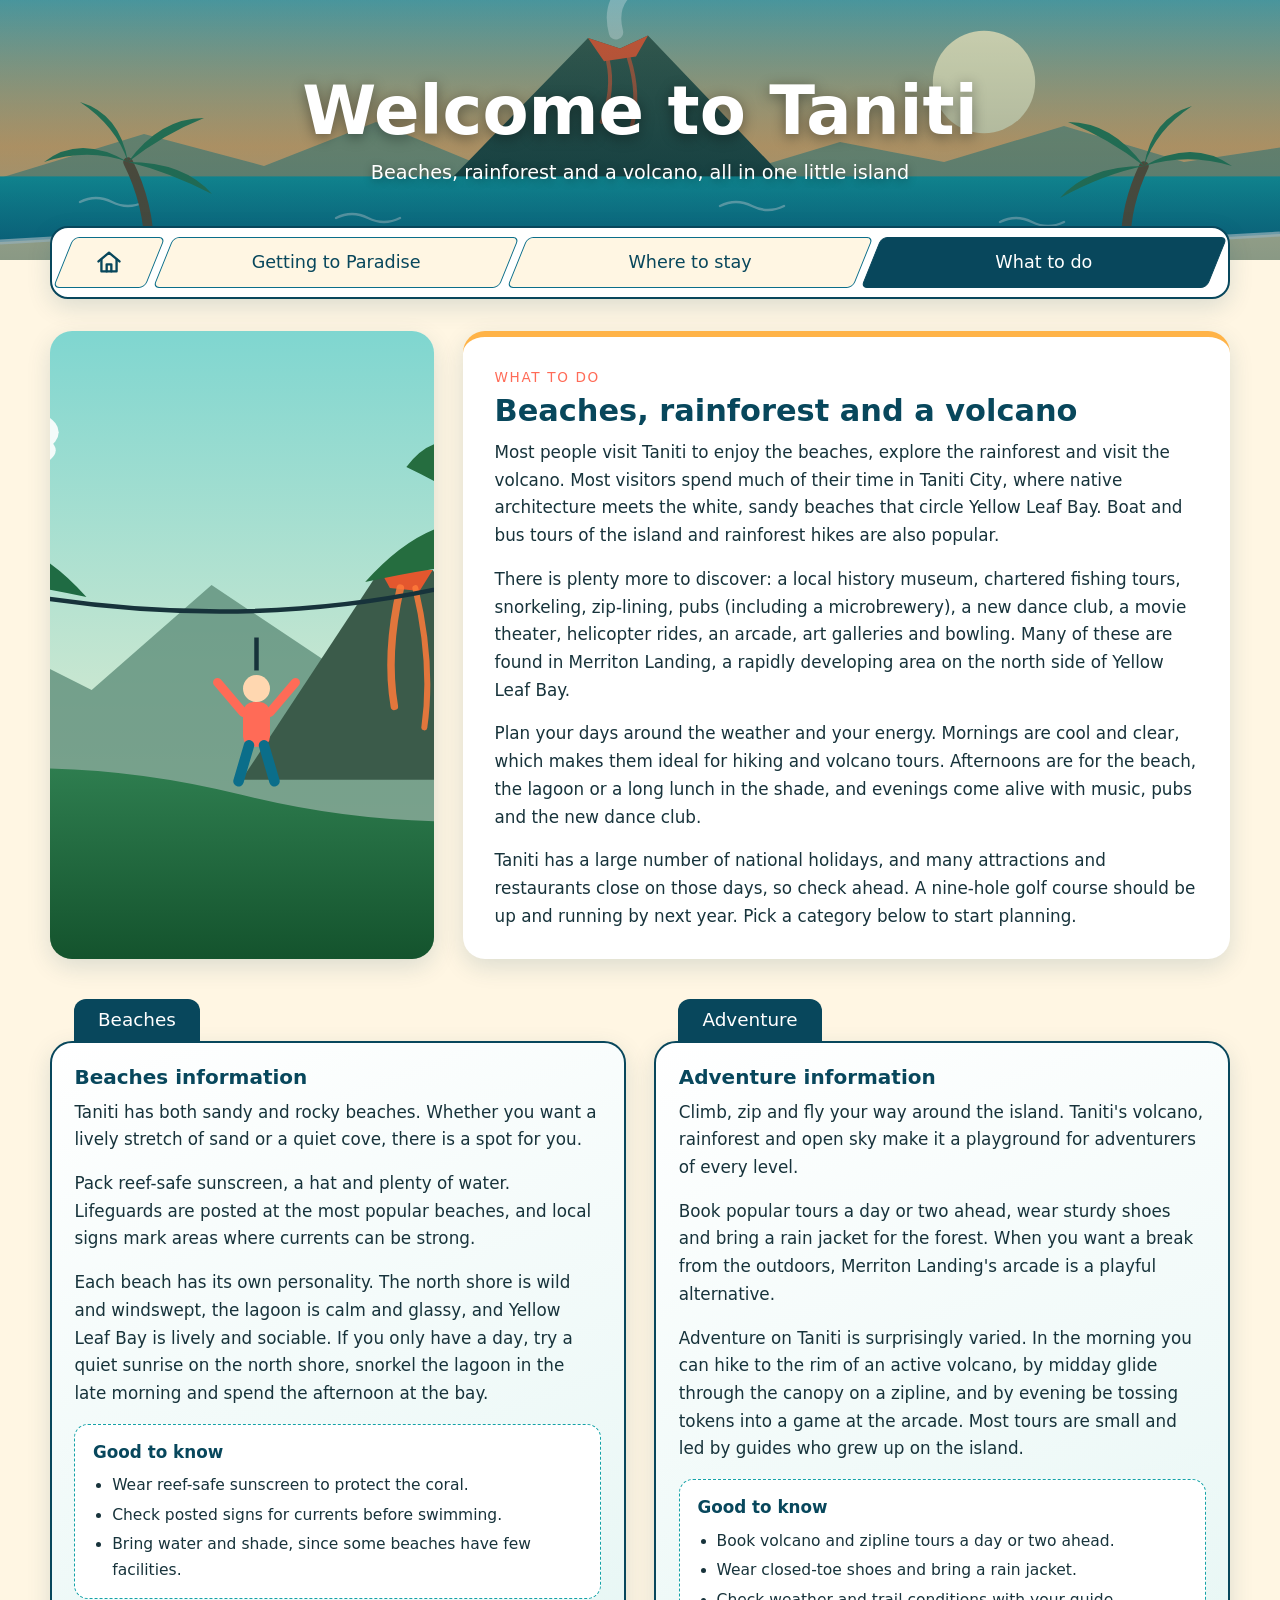
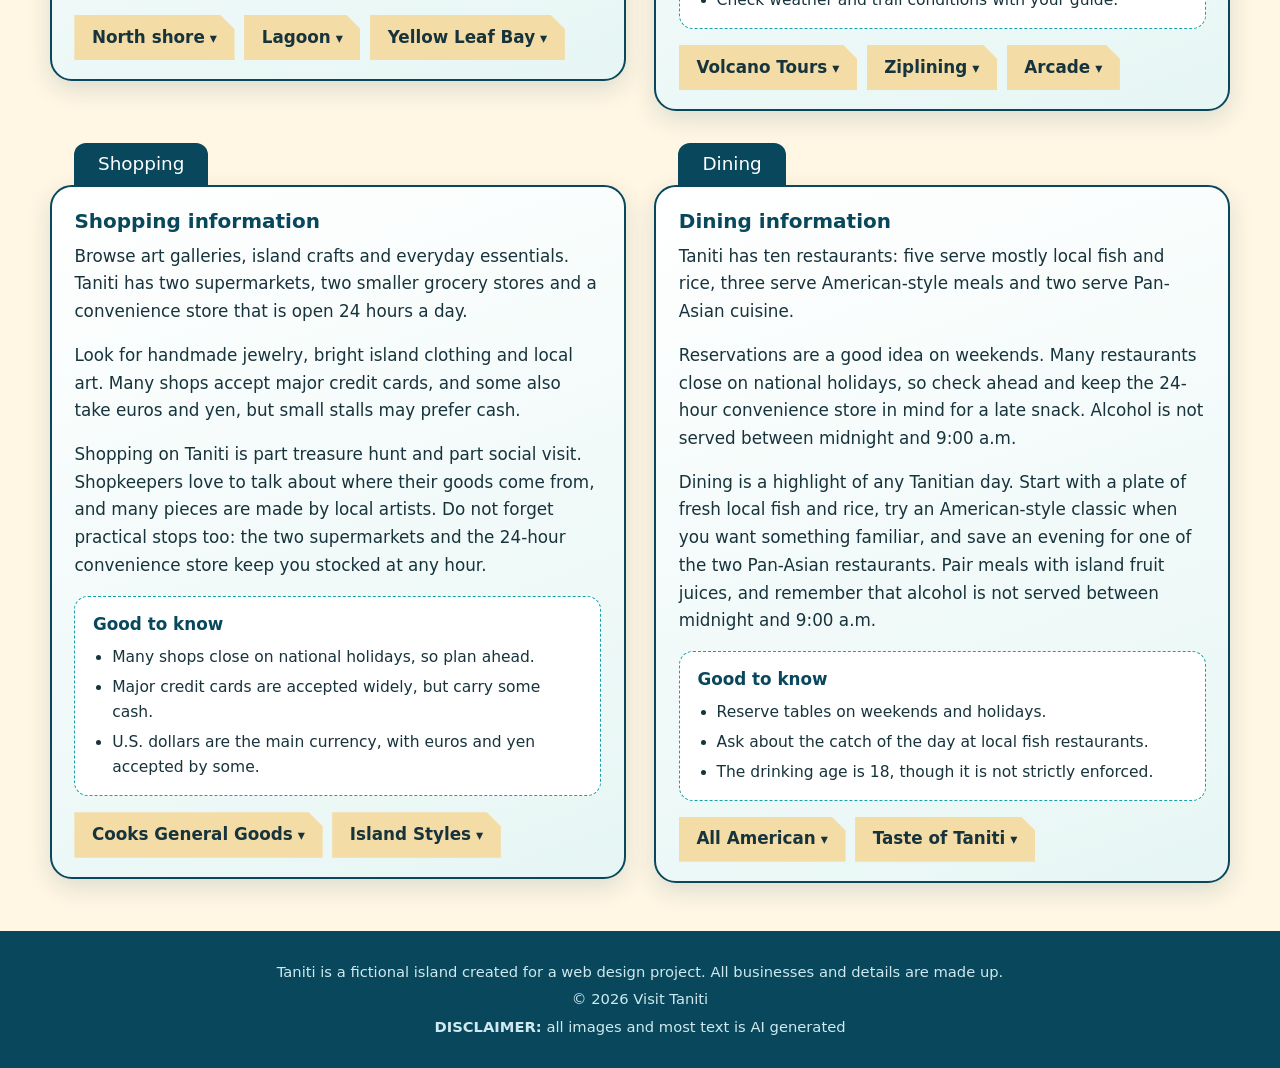
<file: what-to-do.html>
<!DOCTYPE html>
<html lang="en">
<head>
  <meta charset="utf-8">
  <meta name="viewport" content="width=device-width, initial-scale=1">
  <title>Taniti – What to Do</title>
  <meta name="description" content="Plan your trip to Taniti, an island paradise">
  <link rel="stylesheet" href="styles.css">
</head>
<body>
  <header>
    <div class="hero">
      <div class="hero-inner">
                <h1> Welcome to Taniti</h1>
        <p>Beaches, rainforest and a volcano, all in one little island</p>
      </div>
    </div>

    <nav class="site-nav">
            <ul class ="nav-list">
                <li class="home"> 
                    <a class="home-link" href="index.html">
                    <svg viewBox="0 0 24 24" fill="none" stroke="currentColor" stroke-width="2" stroke-linecap="round" stroke-linejoin="round">
                        <path d="M3 11.5 12 4l9 7.5"/><path d="M5.5 10v10h13V10"/>
                      <path d="M10 20v-6h4v6"/>
                    </svg>
                    </a>
                </li>
        <li>
          <a class="tab-link" href="getting-to-paradise.html">Getting to Paradise</a>
          <ul class="dropdown">
            <li><a href="getting-to-paradise.html#airlines">Airlines</a></li>
            <li><a href="getting-to-paradise.html#cruises">Cruises</a></li>
            <li><a href="getting-to-paradise.html#transportation">Transportation</a></li>
            <li><a href="getting-to-paradise.html#car-rental">Car Rental</a></li>
          </ul>
        </li>
        <li>
          <a class="tab-link" href="where-to-stay.html">Where to stay</a>
          <ul class="dropdown">
            <li><a href="where-to-stay.html#hotels">Hotels</a></li>
            <li><a href="where-to-stay.html#beach-house">Beach House</a></li>
            <li><a href="where-to-stay.html#condo-rental">Condo Rental</a></li>
            <li><a href="where-to-stay.html#bed-and-breakfast">Bed and Breakfast</a></li>
          </ul>
        </li>
        <li>
          <a class="tab-link current" href="what-to-do.html">What to do</a>
          <ul class="dropdown">
            <li><a href="what-to-do.html#beaches">Beaches</a></li>
            <li><a href="what-to-do.html#adventure">Adventure</a></li>
            <li><a href="what-to-do.html#shopping">Shopping</a></li>
            <li><a href="what-to-do.html#dining">Dining</a></li>
          </ul>
        </li>
      </ul>
    </nav>
  </header>

  <main id="main" class="wrap">

    <section class="intro">
      <div class="intro-image">
        <img src="images/what-to-do.svg" alt="Illustration of an island adventure">
      </div>
      <article class="article">
        <p class="eyebrow">What to do</p>
        <h2>Beaches, rainforest and a volcano</h2>
        <p>Most people visit Taniti to enjoy the beaches, explore the rainforest and visit the volcano. Most visitors spend much of their time in Taniti City, where native architecture meets the white, sandy beaches that circle Yellow Leaf Bay. Boat and bus tours of the island and rainforest hikes are also popular.</p>
        <p>There is plenty more to discover: a local history museum, chartered fishing tours, snorkeling, zip-lining, pubs (including a microbrewery), a new dance club, a movie theater, helicopter rides, an arcade, art galleries and bowling. Many of these are found in Merriton Landing, a rapidly developing area on the north side of Yellow Leaf Bay.</p>
        <p>Plan your days around the weather and your energy. Mornings are cool and clear, which makes them ideal for hiking and volcano tours. Afternoons are for the beach, the lagoon or a long lunch in the shade, and evenings come alive with music, pubs and the new dance club.</p>
        <p>Taniti has a large number of national holidays, and many attractions and restaurants close on those days, so check ahead. A nine-hole golf course should be up and running by next year. Pick a category below to start planning.</p>
      </article>
    </section>

    <section class="card-grid">

      <article class="info-card" id="beaches">
        <span class="tab">Beaches</span>
        <div class="body">
          <h3>Beaches information</h3>
          <p>Taniti has both sandy and rocky beaches. Whether you want a lively stretch of sand or a quiet cove, there is a spot for you.</p><p>Pack reef-safe sunscreen, a hat and plenty of water. Lifeguards are posted at the most popular beaches, and local signs mark areas where currents can be strong.</p><p>Each beach has its own personality. The north shore is wild and windswept, the lagoon is calm and glassy, and Yellow Leaf Bay is lively and sociable. If you only have a day, try a quiet sunrise on the north shore, snorkel the lagoon in the late morning and spend the afternoon at the bay.</p>
          <div class="tips"><h4>Good to know</h4>
            <ul>
              <li>Wear reef-safe sunscreen to protect the coral.</li>
              <li>Check posted signs for currents before swimming.</li>
              <li>Bring water and shade, since some beaches have few facilities.</li></ul></div>
          <ul class="chips">
            <li><button class="chip" type="button" data-panel="d-north-shore">North shore</button></li>
            <li><button class="chip" type="button" data-panel="d-lagoon">Lagoon</button></li>
            <li><button class="chip" type="button" data-panel="d-yellow-leaf-bay">Yellow Leaf Bay</button></li>
          </ul>
          <div class="detail" id="d-north-shore" hidden>
            <h4>North shore</h4>
            <p>The north shore has a dramatic coastline with a mix of sandy and rocky beaches, perfect for sunrise walks and tide pooling. Waves are bigger here, so it is better for watching than swimming on windy days.</p><p>The link below opens the official tourism site for Hawaii, home to a famous North Shore of its own.</p>
            <div class="ext-links"><a class="ext-link" href="https://www.gohawaii.com" target="_blank" rel="noopener noreferrer">
              <span class="ext-badge">External site</span>
              <span>Go Hawaii</span><span class="host">gohawaii.com</span>
              <svg viewBox="0 0 24 24" fill="none" stroke="currentColor" stroke-width="2.4" stroke-linecap="round" stroke-linejoin="round"><path d="M14 4h6v6"/>
                <path d="M20 4 10 14"/><path d="M18 14v5a1 1 0 0 1-1 1H5a1 1 0 0 1-1-1V7a1 1 0 0 1 1-1h5"/>
              </svg>
              <span class="sr-only">(opens an external website in a new tab)</span></a></div>
            <p class="meta">Mock details for this demo site. The button above opens a real website in a new tab.</p>
          </div>
          <div class="detail" id="d-lagoon" hidden>
            <h4>Lagoon</h4>
            <p>The lagoon offers calm, clear water that is ideal for snorkeling and relaxed swimming. Gear can be rented nearby, and the shallow water is a good place for beginners and children.</p><p>The link below opens the official tourism site for Tahiti, famous for its lagoons.</p>
            <div class="ext-links"><a class="ext-link" href="https://tahititourisme.com" target="_blank" rel="noopener noreferrer">
              <span class="ext-badge">External site</span>
              <span>Tahiti Tourisme</span>
              <span class="host">tahititourisme.com</span>
              <svg viewBox="0 0 24 24" fill="none" stroke="currentColor" stroke-width="2.4" stroke-linecap="round" stroke-linejoin="round"><path d="M14 4h6v6"/>
                <path d="M20 4 10 14"/><path d="M18 14v5a1 1 0 0 1-1 1H5a1 1 0 0 1-1-1V7a1 1 0 0 1 1-1h5"/>
              </svg>
              <span class="sr-only">(opens an external website in a new tab)</span></a></div>
            <p class="meta">Mock details for this demo site. The button above opens a real website in a new tab.</p>
          </div>
          <div class="detail" id="d-yellow-leaf-bay" hidden>
            <h4>Yellow Leaf Bay</h4>
            <p>White, sandy beaches encircle the bay near Taniti City, with easy access to cafes, shops and the harbor. It is the most social beach on the island, full of families, swimmers and beach volleyball.</p><p>The link below opens Dr. Beach, a real guide to some of the best beaches in the world.</p>
            <div class="ext-links"><a class="ext-link" href="https://drbeach.org" target="_blank" rel="noopener noreferrer">
              <span class="ext-badge">External site</span>
              <span>Dr. Beach</span>
              <span class="host">drbeach.org</span>
              <svg viewBox="0 0 24 24" fill="none" stroke="currentColor" stroke-width="2.4" stroke-linecap="round" stroke-linejoin="round"><path d="M14 4h6v6"/>
                <path d="M20 4 10 14"/><path d="M18 14v5a1 1 0 0 1-1 1H5a1 1 0 0 1-1-1V7a1 1 0 0 1 1-1h5"/>
              </svg>
              <span class="sr-only">(opens an external website in a new tab)</span></a></div>
            <p class="meta">Mock details for this demo site. The button above opens a real website in a new tab.</p>
          </div>
        </div>
      </article>

      <article class="info-card" id="adventure">
        <span class="tab">Adventure</span>
        <div class="body">
          <h3>Adventure information</h3>
          <p>Climb, zip and fly your way around the island. Taniti's volcano, rainforest and open sky make it a playground for adventurers of every level.</p><p>Book popular tours a day or two ahead, wear sturdy shoes and bring a rain jacket for the forest. When you want a break from the outdoors, Merriton Landing's arcade is a playful alternative.</p><p>Adventure on Taniti is surprisingly varied. In the morning you can hike to the rim of an active volcano, by midday glide through the canopy on a zipline, and by evening be tossing tokens into a game at the arcade. Most tours are small and led by guides who grew up on the island.</p>
          <div class="tips">
            <h4>Good to know</h4>
            <ul>
              <li>Book volcano and zipline tours a day or two ahead.</li>
              <li>Wear closed-toe shoes and bring a rain jacket.</li>
              <li>Check weather and trail conditions with your guide.</li>
            </ul>
          </div>
          <ul class="chips">
            <li><button class="chip" type="button" data-panel="d-volcano-tours">Volcano Tours</button></li>
            <li><button class="chip" type="button" data-panel="d-ziplining">Ziplining</button></li>
            <li><button class="chip" type="button" data-panel="d-arcade">Arcade</button></li>
          </ul>
          <div class="detail" id="d-volcano-tours" hidden>
            <h4>Volcano Tours</h4>
            <p>Guided visits to Taniti's small, active volcano go by foot, bus or helicopter, with stunning views from the rim. Guides explain how the volcano shaped the island and keep groups on safe trails.</p><p>The link below opens Hawaii Volcanoes National Park, a real park where visitors can see an active volcano.</p>
            <div class="ext-links"><a class="ext-link" href="https://www.nps.gov/havo" target="_blank" rel="noopener noreferrer">
              <span class="ext-badge">External site</span>
              <span>Hawaii Volcanoes National Park</span>
              <span class="host">nps.gov/havo</span>
              <svg viewBox="0 0 24 24" fill="none" stroke="currentColor" stroke-width="2.4" stroke-linecap="round" stroke-linejoin="round">
                <path d="M14 4h6v6"/>
                <path d="M20 4 10 14"/><path d="M18 14v5a1 1 0 0 1-1 1H5a1 1 0 0 1-1-1V7a1 1 0 0 1 1-1h5"/>
              </svg>
              <span class="sr-only">(opens an external website in a new tab)</span></a></div>
            <p class="meta">Mock details for this demo site. The button above opens a real website in a new tab.</p>
          </div>
          <div class="detail" id="d-ziplining" hidden>
            <h4>Ziplining</h4>
            <p>Soar through the rainforest canopy on a series of lines with trained local guides. Tours include a safety talk, a practice line and views of waterfalls and the coast.</p>
            <p>The link below opens a real zipline and adventure company as an example.</p>
            <div class="ext-links">
              <a class="ext-link" href="https://www.skylinehawaii.com" target="_blank" rel="noopener noreferrer">
                <span class="ext-badge">External site</span>
                <span>Skyline Eco-Adventures</span>
                <span class="host">skylinehawaii.com</span>
                <svg viewBox="0 0 24 24" fill="none" stroke="currentColor" stroke-width="2.4" stroke-linecap="round" stroke-linejoin="round">
                  <path d="M14 4h6v6"/>
                  <path d="M20 4 10 14"/><path d="M18 14v5a1 1 0 0 1-1 1H5a1 1 0 0 1-1-1V7a1 1 0 0 1 1-1h5"/>
                </svg>
                <span class="sr-only">(opens an external website in a new tab)</span>
              </a>
            </div>
            <p class="meta">Mock details for this demo site. The button above opens a real website in a new tab.</p>
          </div>
          <div class="detail" id="d-arcade" hidden>
            <h4>Arcade</h4>
            <p>The arcade is a fun indoor stop in Merriton Landing with classic games and prizes, great for rainy afternoons. Families and friends gather here after dinner.</p><p>The link below opens a real arcade and restaurant chain as an example.</p>
            <div class="ext-links"><a class="ext-link" href="https://www.daveandbusters.com" target="_blank" rel="noopener noreferrer">
              <span class="ext-badge">External site</span>
              <span>Dave &amp; Buster&#x27;s</span>
              <span class="host">daveandbusters.com</span>
              <svg viewBox="0 0 24 24" fill="none" stroke="currentColor" stroke-width="2.4" stroke-linecap="round" stroke-linejoin="round">
                <path d="M14 4h6v6"/>
                <path d="M20 4 10 14"/><path d="M18 14v5a1 1 0 0 1-1 1H5a1 1 0 0 1-1-1V7a1 1 0 0 1 1-1h5"/>
              </svg>
              <span class="sr-only">(opens an external website in a new tab)</span>
            </a></div>
            <p class="meta">Mock details for this demo site. The button above opens a real website in a new tab.</p>
          </div>
        </div>
      </article>

      <article class="info-card" id="shopping">
        <span class="tab">Shopping</span>
        <div class="body">
          <h3>Shopping information</h3>
          <p>Browse art galleries, island crafts and everyday essentials. Taniti has two supermarkets, two smaller grocery stores and a convenience store that is open 24 hours a day.</p><p>Look for handmade jewelry, bright island clothing and local art. Many shops accept major credit cards, and some also take euros and yen, but small stalls may prefer cash.</p><p>Shopping on Taniti is part treasure hunt and part social visit. Shopkeepers love to talk about where their goods come from, and many pieces are made by local artists. Do not forget practical stops too: the two supermarkets and the 24-hour convenience store keep you stocked at any hour.</p>
          <div class="tips">
            <h4>Good to know</h4>
            <ul>
              <li>Many shops close on national holidays, so plan ahead.</li>
              <li>Major credit cards are accepted widely, but carry some cash.</li>
              <li>U.S. dollars are the main currency, with euros and yen accepted by some.</li>
            </ul>
          </div>
          <ul class="chips">
            <li><button class="chip" type="button" data-panel="d-cooks-general-goods">Cooks General Goods</button></li>
            <li><button class="chip" type="button" data-panel="d-island-styles">Island Styles</button></li>
          </ul>
          <div class="detail" id="d-cooks-general-goods" hidden>
            <h4>Cooks General Goods</h4>
            <p>Cooks General Goods is a long-time local favorite for snacks, beach gear, sunscreen and travel necessities. The staff are happy to give directions and recommendations.</p><p>The link below opens a real island convenience store chain as an example.</p>
            <div class="ext-links"><a class="ext-link" href="https://www.abcstores.com" target="_blank" rel="noopener noreferrer">
              <span class="ext-badge">External site</span>
              <span>ABC Stores</span>
              <span class="host">abcstores.com</span>
              <svg viewBox="0 0 24 24" fill="none" stroke="currentColor" stroke-width="2.4" stroke-linecap="round" stroke-linejoin="round">
                <path d="M14 4h6v6"/>
                <path d="M20 4 10 14"/><path d="M18 14v5a1 1 0 0 1-1 1H5a1 1 0 0 1-1-1V7a1 1 0 0 1 1-1h5"/>
              </svg>
              <span class="sr-only">(opens an external website in a new tab)</span>
            </a></div>
            <p class="meta">Mock details for this demo site. The button above opens a real website in a new tab.</p>
          </div>
          <div class="detail" id="d-island-styles" hidden>
            <h4>Island Styles</h4>
            <p>Island Styles sells handmade jewelry, bright island clothing and locally made gifts to take home. Many items are made by Tanitian artists, so every piece has a story.</p><p>The link below opens a real island apparel brand as an example.</p>
            <div class="ext-links"><a class="ext-link" href="https://www.reyn-spooner.com" target="_blank" rel="noopener noreferrer">
              <span class="ext-badge">External site</span>
              <span>Reyn Spooner</span>
              <span class="host">reyn-spooner.com</span>
              <svg viewBox="0 0 24 24" fill="none" stroke="currentColor" stroke-width="2.4" stroke-linecap="round" stroke-linejoin="round">
                <path d="M14 4h6v6"/>
                <path d="M20 4 10 14"/><path d="M18 14v5a1 1 0 0 1-1 1H5a1 1 0 0 1-1-1V7a1 1 0 0 1 1-1h5"/>
              </svg>
              <span class="sr-only">(opens an external website in a new tab)</span>
            </a>
          </div>
            <p class="meta">Mock details for this demo site. The button above opens a real website in a new tab.</p>
          </div>
        </div>
      </article>

      <article class="info-card" id="dining">
        <span class="tab">Dining</span>
        <div class="body">
          <h3>Dining information</h3>
          <p>Taniti has ten restaurants: five serve mostly local fish and rice, three serve American-style meals and two serve Pan-Asian cuisine.</p><p>Reservations are a good idea on weekends. Many restaurants close on national holidays, so check ahead and keep the 24-hour convenience store in mind for a late snack. Alcohol is not served between midnight and 9:00 a.m.</p><p>Dining is a highlight of any Tanitian day. Start with a plate of fresh local fish and rice, try an American-style classic when you want something familiar, and save an evening for one of the two Pan-Asian restaurants. Pair meals with island fruit juices, and remember that alcohol is not served between midnight and 9:00 a.m.</p>
          <div class="tips">
            <h4>Good to know</h4>
            <ul>
              <li>Reserve tables on weekends and holidays.</li>
              <li>Ask about the catch of the day at local fish restaurants.</li>
              <li>The drinking age is 18, though it is not strictly enforced.</li>
            </ul>
          </div>
          <ul class="chips">
            <li><button class="chip" type="button" data-panel="d-all-american">All American</button></li>
            <li><button class="chip" type="button" data-panel="d-taste-of-taniti">Taste of Taniti</button></li>
          </ul>
          <div class="detail" id="d-all-american" hidden>
            <h4>All American</h4>
            <p>All American serves classic American-style meals such as burgers, sandwiches and hearty breakfasts in a casual dining room. It is a hit with families.</p><p>The link below opens a real burger restaurant chain as an example.</p>
            <div class="ext-links">
              <a class="ext-link" href="https://www.shakeshack.com" target="_blank" rel="noopener noreferrer">
                <span class="ext-badge">External site</span><span>Shake Shack</span>
                <span class="host">shakeshack.com</span>
                <svg viewBox="0 0 24 24" fill="none" stroke="currentColor" stroke-width="2.4" stroke-linecap="round" stroke-linejoin="round">
                  <path d="M14 4h6v6"/>
                  <path d="M20 4 10 14"/><path d="M18 14v5a1 1 0 0 1-1 1H5a1 1 0 0 1-1-1V7a1 1 0 0 1 1-1h5"/>
                </svg>
                <span class="sr-only">(opens an external website in a new tab)</span>
              </a>
            </div>
            <p class="meta">Mock details for this demo site. The button above opens a real website in a new tab.</p>
          </div>
          <div class="detail" id="d-taste-of-taniti" hidden>
            <h4>Taste of Taniti</h4>
            <p>Taste of Taniti serves fresh local fish and rice prepared the island way, with produce from nearby farms. The menu changes with the day's catch.</p><p>The link below opens a real island plate-lunch restaurant as an example.</p>
            <div class="ext-links"><a class="ext-link" href="https://www.rainbowdrivein.com" target="_blank" rel="noopener noreferrer">
              <span class="ext-badge">External site</span>
              <span>Rainbow Drive-In</span><span class="host">rainbowdrivein.com</span>
              <svg viewBox="0 0 24 24" fill="none" stroke="currentColor" stroke-width="2.4" stroke-linecap="round" stroke-linejoin="round">
                <path d="M14 4h6v6"/><path d="M20 4 10 14"/>
                <path d="M18 14v5a1 1 0 0 1-1 1H5a1 1 0 0 1-1-1V7a1 1 0 0 1 1-1h5"/>
              </svg><span class="sr-only">(opens an external website in a new tab)</span>
            </a>
          </div>
            <p class="meta">Mock details for this demo site. The button above opens a real website in a new tab.</p>
          </div>
        </div>
      </article>

    </section>
  </main>

    <footer class="site-footer">
    <div class="wrap">
      <p>Taniti is a fictional island created for a web design project. All businesses and details are made up.</p>
            <p>&copy; 2026 Visit Taniti</p>
            <p><strong>DISCLAIMER:</strong> all images and most text is AI generated</p>
    </div>
  </footer>

  <script src="script.js"></script>
</body>
</html>
</file>
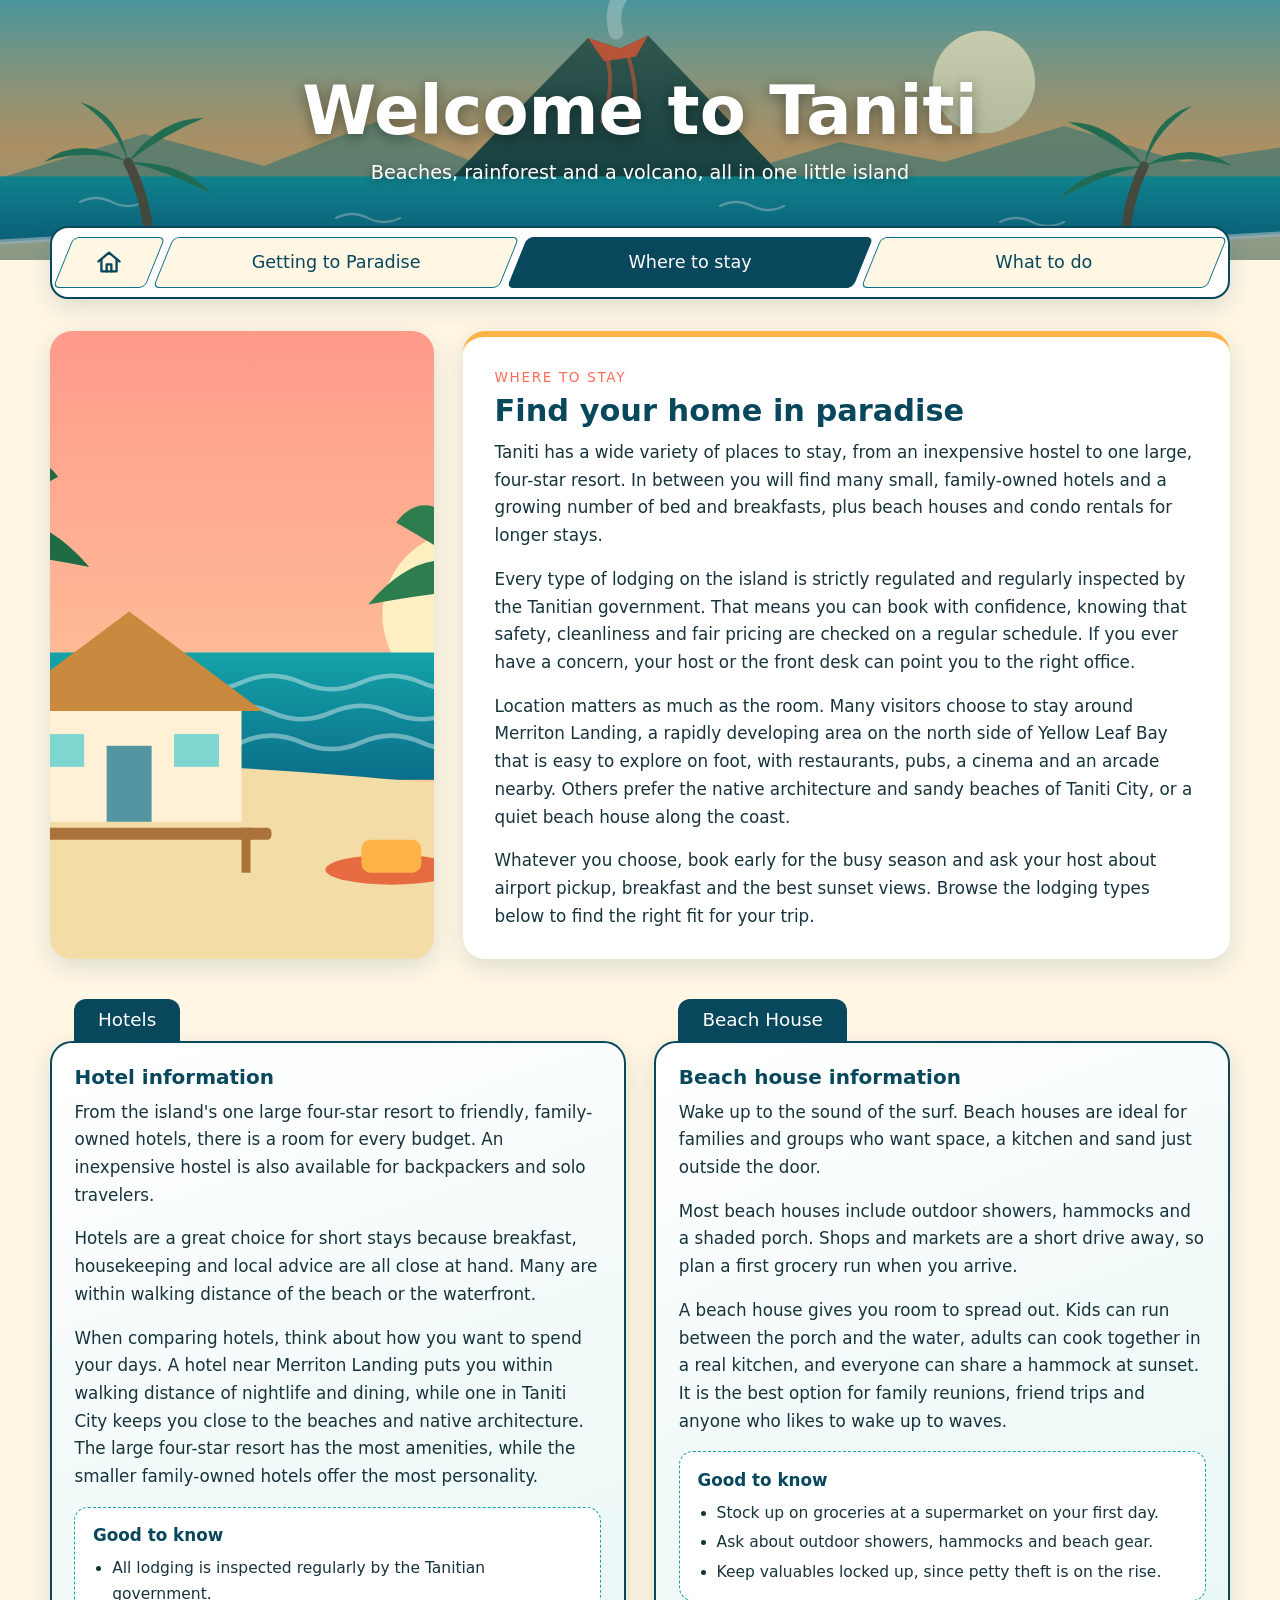
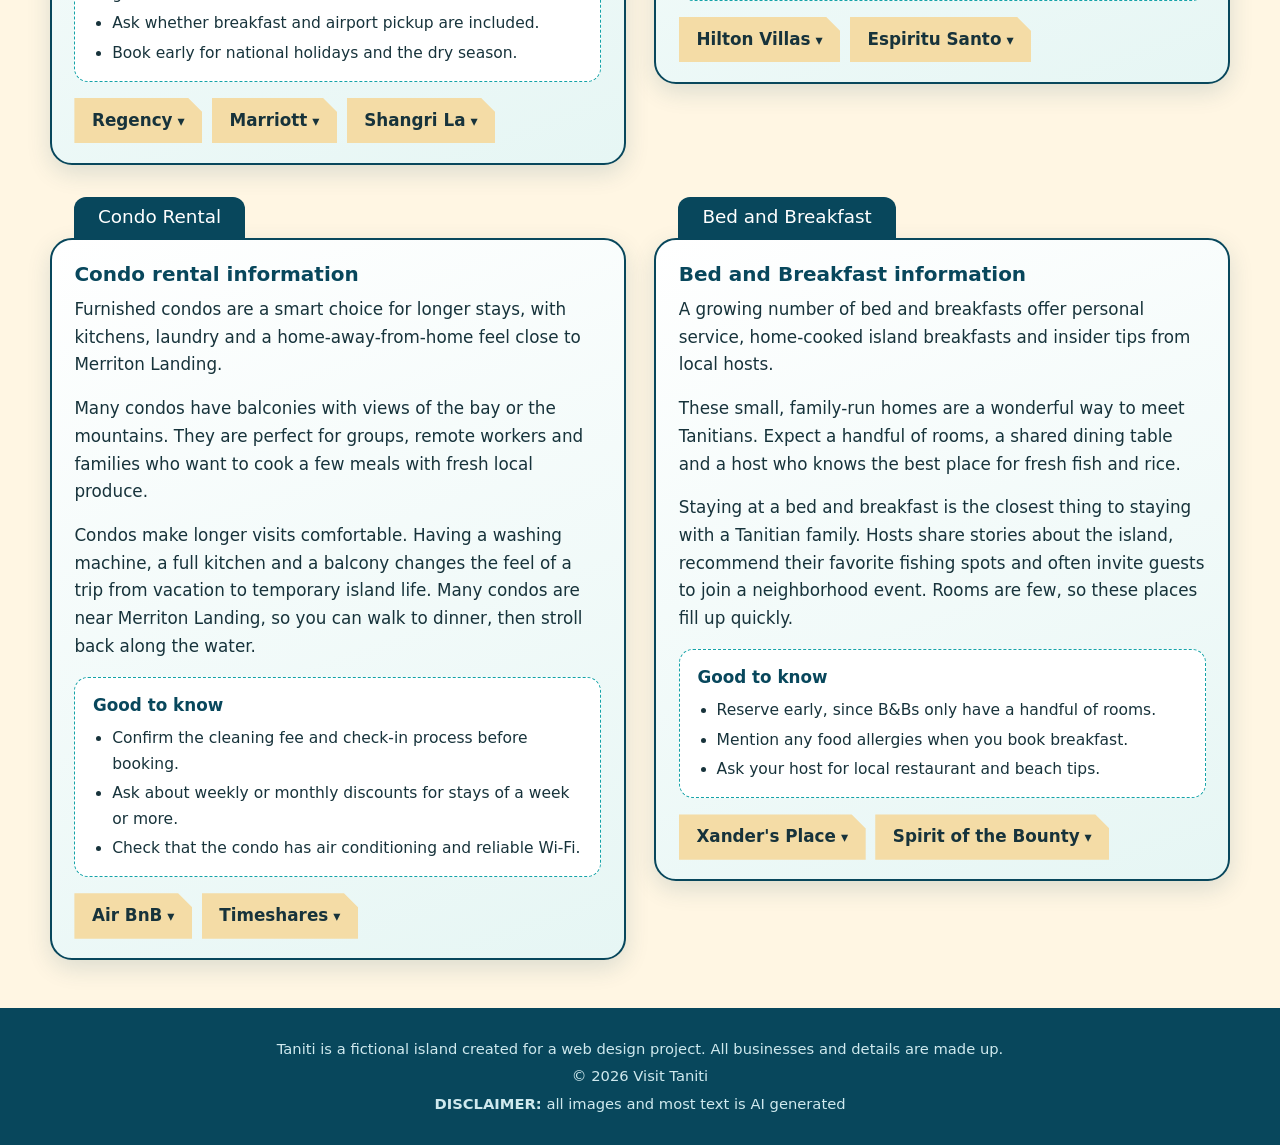
<file: where-to-stay.html>
<!DOCTYPE html>
<html lang="en">
<head>
  <meta charset="utf-8">
  <meta name="viewport" content="width=device-width, initial-scale=1">
  <title>Taniti – Where to Stay</title>
  <meta name="description" content="Plan your trip to Taniti, an island paradise">
  <link rel="stylesheet" href="styles.css">
</head>
<body>
  <header>
        <div class="hero">
      <div class="hero-inner">
                <h1> Welcome to Taniti</h1>
        <p>Beaches, rainforest and a volcano, all in one little island</p>
      </div>
    </div>

        <nav class="site-nav">
            <ul class ="nav-list">
                <li class="home"> 
                    <a class="home-link" href="index.html">
                    <svg viewBox="0 0 24 24" fill="none" stroke="currentColor" stroke-width="2" stroke-linecap="round" stroke-linejoin="round"><path d="M3 11.5 12 4l9 7.5"/><path d="M5.5 10v10h13V10"/>
                    <path d="M10 20v-6h4v6"/>
                    </svg>
                    </a>
                </li>
        <li>
          <a class="tab-link" href="getting-to-paradise.html">Getting to Paradise</a>
          <ul class="dropdown">
            <li><a href="getting-to-paradise.html#airlines">Airlines</a></li>
            <li><a href="getting-to-paradise.html#cruises">Cruises</a></li>
            <li><a href="getting-to-paradise.html#transportation">Transportation</a></li>
            <li><a href="getting-to-paradise.html#car-rental">Car Rental</a></li>
          </ul>
        </li>
        <li>
          <a class="tab-link current" href="where-to-stay.html">Where to stay</a>
          <ul class="dropdown">
            <li><a href="where-to-stay.html#hotels">Hotels</a></li>
            <li><a href="where-to-stay.html#beach-house">Beach House</a></li>
            <li><a href="where-to-stay.html#condo-rental">Condo Rental</a></li>
            <li><a href="where-to-stay.html#bed-and-breakfast">Bed and Breakfast</a></li>
          </ul>
        </li>
        <li>
          <a class="tab-link" href="what-to-do.html">What to do</a>
          <ul class="dropdown">
            <li><a href="what-to-do.html#beaches">Beaches</a></li>
            <li><a href="what-to-do.html#adventure">Adventure</a></li>
            <li><a href="what-to-do.html#shopping">Shopping</a></li>
            <li><a href="what-to-do.html#dining">Dining</a></li>
          </ul>
        </li>
      </ul>
    </nav>
  </header>

  <main id="main" class="wrap">
    <section class="intro">
      <div class="intro-image">
        <img src="images/where-to-stay.svg" alt="Illustration of a beachfront stay">
      </div>
      <article class="article">
        <p class="eyebrow">Where to stay</p>
        <h2>Find your home in paradise</h2>
        <p>Taniti has a wide variety of places to stay, from an inexpensive hostel to one large, four-star resort. In between you will find many small, family-owned hotels and a growing number of bed and breakfasts, plus beach houses and condo rentals for longer stays.</p>
        <p>Every type of lodging on the island is strictly regulated and regularly inspected by the Tanitian government. That means you can book with confidence, knowing that safety, cleanliness and fair pricing are checked on a regular schedule. If you ever have a concern, your host or the front desk can point you to the right office.</p>
        <p>Location matters as much as the room. Many visitors choose to stay around Merriton Landing, a rapidly developing area on the north side of Yellow Leaf Bay that is easy to explore on foot, with restaurants, pubs, a cinema and an arcade nearby. Others prefer the native architecture and sandy beaches of Taniti City, or a quiet beach house along the coast.</p>
        <p>Whatever you choose, book early for the busy season and ask your host about airport pickup, breakfast and the best sunset views. Browse the lodging types below to find the right fit for your trip.</p>
      </article>
    </section>

    <section class="card-grid">

      <article class="info-card" id="hotels">
        <span class="tab">Hotels</span>
        <div class="body">
          <h3>Hotel information</h3>
          <p>From the island's one large four-star resort to friendly, family-owned hotels, there is a room for every budget. An inexpensive hostel is also available for backpackers and solo travelers.</p>
          <p>Hotels are a great choice for short stays because breakfast, housekeeping and local advice are all close at hand. Many are within walking distance of the beach or the waterfront.</p>
          <p>When comparing hotels, think about how you want to spend your days. A hotel near Merriton Landing puts you within walking distance of nightlife and dining, while one in Taniti City keeps you close to the beaches and native architecture. The large four-star resort has the most amenities, while the smaller family-owned hotels offer the most personality.</p>
          <div class="tips">
            <h4>Good to know</h4>
            <ul>
              <li>All lodging is inspected regularly by the Tanitian government.</li>
              <li>Ask whether breakfast and airport pickup are included.</li>
              <li>Book early for national holidays and the dry season.</li>
            </ul>
          </div>
          <ul class="chips">
            <li><button class="chip" type="button" data-panel="d-regency">Regency</button></li>
            <li><button class="chip" type="button" data-panel="d-marriott">Marriott</button></li>
            <li><button class="chip" type="button" data-panel="d-shangri-la">Shangri La</button></li>
          </ul>
          <div class="detail" id="d-regency" hidden>
            <h4>Regency</h4>
            <p>Regency-style properties offer polished comfort with open-air lobbies, ocean-view rooms and an on-site restaurant serving island seafood.</p>
            <p>Guests often enjoy the pool deck in the late afternoon, when the heat eases and the sky turns orange.</p>
            <div class="ext-links">
              <a class="ext-link" href="https://www.hyatt.com" target="_blank" rel="noopener noreferrer">
                <span class="ext-badge">External site</span><span>Hyatt Regency</span><span class="host">hyatt.com</span>
                <svg viewBox="0 0 24 24" fill="none" stroke="currentColor" stroke-width="2.4" stroke-linecap="round" stroke-linejoin="round">
                  <path d="M14 4h6v6"/><path d="M20 4 10 14"/>
                  <path d="M18 14v5a1 1 0 0 1-1 1H5a1 1 0 0 1-1-1V7a1 1 0 0 1 1-1h5"/>
                </svg>
                <span class="sr-only">(opens an external website in a new tab)</span></a></div>
            <p class="meta">Mock details for this demo site. The button above opens a real website in a new tab.</p>
          </div>
          <div class="detail" id="d-marriott" hidden>
            <h4>Marriott</h4>
            <p>Marriott hotels bring a familiar standard of service, with comfortable rooms, a fitness room and helpful concierge desks that can arrange tours.</p>
            <p>Members of the rewards program may be able to use points toward a stay, which is worth checking before you book.</p>
            <div class="ext-links"><a class="ext-link" href="https://www.marriott.com" target="_blank" rel="noopener noreferrer">
              <span class="ext-badge">External site</span><span>Marriott</span>
              <span class="host">marriott.com</span>
              <svg viewBox="0 0 24 24" fill="none" stroke="currentColor" stroke-width="2.4" stroke-linecap="round" stroke-linejoin="round">
                <path d="M14 4h6v6"/><path d="M20 4 10 14"/>
                <path d="M18 14v5a1 1 0 0 1-1 1H5a1 1 0 0 1-1-1V7a1 1 0 0 1 1-1h5"/></svg>
                <span class="sr-only">(opens an external website in a new tab)</span>
              </a>
            </div>
            <p class="meta">Mock details for this demo site. The button above opens a real website in a new tab.</p>
          </div>
          <div class="detail" id="d-shangri-la" hidden>
            <h4>Shangri La</h4>
            <p>Shangri-La resorts are known for graceful service and beautiful grounds. Picture garden courtyards, a beachfront restaurant and a spa where the treatments use local flowers and oils.</p>
            <p>It is a favorite for honeymoons and anniversary trips.</p>
            <div class="ext-links">
              <a class="ext-link" href="https://www.shangri-la.com" target="_blank" rel="noopener noreferrer">
                <span class="ext-badge">External site</span><span>Shangri-La</span><span class="host">shangri-la.com</span>
                <svg viewBox="0 0 24 24" fill="none" stroke="currentColor" stroke-width="2.4" stroke-linecap="round" stroke-linejoin="round">
                  <path d="M14 4h6v6"/><path d="M20 4 10 14"/>
                  <path d="M18 14v5a1 1 0 0 1-1 1H5a1 1 0 0 1-1-1V7a1 1 0 0 1 1-1h5"/>
                </svg>
                <span class="sr-only">(opens an external website in a new tab)</span>
              </a>
            </div>
            <p class="meta">Mock details for this demo site. The button above opens a real website in a new tab.</p>
          </div>
        </div>
      </article>

      <article class="info-card" id="beach-house">
        <span class="tab">Beach House</span>
        <div class="body">
          <h3>Beach house information</h3>
          <p>Wake up to the sound of the surf. Beach houses are ideal for families and groups who want space, a kitchen and sand just outside the door.</p><p>Most beach houses include outdoor showers, hammocks and a shaded porch. Shops and markets are a short drive away, so plan a first grocery run when you arrive.</p><p>A beach house gives you room to spread out. Kids can run between the porch and the water, adults can cook together in a real kitchen, and everyone can share a hammock at sunset. It is the best option for family reunions, friend trips and anyone who likes to wake up to waves.</p>
          <div class="tips">
            <h4>Good to know</h4>
            <ul>
              <li>Stock up on groceries at a supermarket on your first day.</li>
              <li>Ask about outdoor showers, hammocks and beach gear.</li>
              <li>Keep valuables locked up, since petty theft is on the rise.</li>
            </ul>
          </div>
          <ul class="chips">
            <li><button class="chip" type="button" data-panel="d-hilton-villas">Hilton Villas</button></li>
            <li><button class="chip" type="button" data-panel="d-espiritu-santo">Espiritu Santo</button></li>
          </ul>
          <div class="detail" id="d-hilton-villas" hidden>
            <h4>Hilton Villas</h4>
            <p>Hilton Villas offers spacious, private villas with full kitchens and room for the whole family. Many have their own plunge pools and direct access to the beach.</p>
            <p>Daily housekeeping and an on-call concierge keep things easy, so you can spend your time in the water.</p>
            <div class="ext-links"><a class="ext-link" href="https://www.hilton.com" target="_blank" rel="noopener noreferrer">
              <span class="ext-badge">External site</span>
              <span>Hilton</span><span class="host">hilton.com</span>
              <svg viewBox="0 0 24 24" fill="none" stroke="currentColor" stroke-width="2.4" stroke-linecap="round" stroke-linejoin="round">
                <path d="M14 4h6v6"/><path d="M20 4 10 14"/>
                <path d="M18 14v5a1 1 0 0 1-1 1H5a1 1 0 0 1-1-1V7a1 1 0 0 1 1-1h5"/>
              </svg>
              <span class="sr-only">(opens an external website in a new tab)</span>
            </a>
          </div>
            <p class="meta">Mock details for this demo site. The button above opens a real website in a new tab.</p>
          </div>
          <div class="detail" id="d-espiritu-santo" hidden>
            <h4>Espiritu Santo</h4>
            <p>Espiritu Santo is a collection of small beach cottages with open-air porches and a relaxed, barefoot feel. It is a short walk to the water and an easy bike ride to the nearest cafe.</p>
            <p>The name comes from a real Pacific island, and the link below opens the official tourism site for Vanuatu, where that island is found.</p>
            <div class="ext-links">
              <a class="ext-link" href="https://www.vanuatu.travel" target="_blank" rel="noopener noreferrer">
                <span class="ext-badge">External site</span>
                <span>Vanuatu Tourism</span>
                <span class="host">vanuatu.travel</span>
                <svg viewBox="0 0 24 24" fill="none" stroke="currentColor" stroke-width="2.4" stroke-linecap="round" stroke-linejoin="round">
                  <path d="M14 4h6v6"/><path d="M20 4 10 14"/><path d="M18 14v5a1 1 0 0 1-1 1H5a1 1 0 0 1-1-1V7a1 1 0 0 1 1-1h5"/>
                </svg>
                <span class="sr-only">(opens an external website in a new tab)</span>
              </a>
            </div>
            <p class="meta">Mock details for this demo site. The button above opens a real website in a new tab.</p>
          </div>
        </div>
      </article>

      <article class="info-card" id="condo-rental">
        <span class="tab">Condo Rental</span>
        <div class="body">
          <h3>Condo rental information</h3>
          <p>Furnished condos are a smart choice for longer stays, with kitchens, laundry and a home-away-from-home feel close to Merriton Landing.</p>
          <p>Many condos have balconies with views of the bay or the mountains. They are perfect for groups, remote workers and families who want to cook a few meals with fresh local produce.</p>
          <p>Condos make longer visits comfortable. Having a washing machine, a full kitchen and a balcony changes the feel of a trip from vacation to temporary island life. Many condos are near Merriton Landing, so you can walk to dinner, then stroll back along the water.</p>
          <div class="tips">
            <h4>Good to know</h4>
            <ul>
              <li>Confirm the cleaning fee and check-in process before booking.</li>
              <li>Ask about weekly or monthly discounts for stays of a week or more.</li>
              <li>Check that the condo has air conditioning and reliable Wi-Fi.</li>
            </ul>
          </div>
          <ul class="chips">
            <li><button class="chip" type="button" data-panel="d-air-bnb">Air BnB</button></li>
            <li><button class="chip" type="button" data-panel="d-timeshares">Timeshares</button></li>
          </ul>
          <div class="detail" id="d-air-bnb" hidden>
            <h4>Airbnb</h4>
            <p>Vacation condos and rooms can be booked by the night or the week, from cozy studios to two-bedroom units with balconies. Hosts often leave handwritten tips for their favorite beaches and cafes.</p>
            <p>Read each listing carefully for check-in instructions, since some hosts meet guests in person.</p>
            <div class="ext-links"><a class="ext-link" href="https://www.airbnb.com" target="_blank" rel="noopener noreferrer">
              <span class="ext-badge">External site</span>
              <span>Airbnb</span><span class="host">airbnb.com</span>
              <svg viewBox="0 0 24 24" fill="none" stroke="currentColor" stroke-width="2.4" stroke-linecap="round" stroke-linejoin="round">
                <path d="M14 4h6v6"/><path d="M20 4 10 14"/>
                <path d="M18 14v5a1 1 0 0 1-1 1H5a1 1 0 0 1-1-1V7a1 1 0 0 1 1-1h5"/>
              </svg>
              <span class="sr-only">(opens an external website in a new tab)</span>
            </a>
          </div>
            <p class="meta">Mock details for this demo site. The button above opens a real website in a new tab.</p>
          </div>
          <div class="detail" id="d-timeshares" hidden>
            <h4>Timeshares</h4>
            <p>Shared-ownership condos offer flexible weekly stays and resort-style facilities, including pools, game rooms and children's activities.</p>
            <p>They suit families who return to the island year after year. The link below opens a real vacation ownership company as an example.</p>
            <div class="ext-links"><a class="ext-link" href="https://www.hiltongrandvacations.com" target="_blank" rel="noopener noreferrer">
              <span class="ext-badge">External site</span>
              <span>Hilton Grand Vacations</span>
              <span class="host">hiltongrandvacations.com</span>
              <svg viewBox="0 0 24 24" fill="none" stroke="currentColor" stroke-width="2.4" stroke-linecap="round" stroke-linejoin="round">
                <path d="M14 4h6v6"/><path d="M20 4 10 14"/>
                <path d="M18 14v5a1 1 0 0 1-1 1H5a1 1 0 0 1-1-1V7a1 1 0 0 1 1-1h5"/>
              </svg>
              <span class="sr-only">(opens an external website in a new tab)</span>
            </a>
          </div>
            <p class="meta">Mock details for this demo site. The button above opens a real website in a new tab.</p>
          </div>
        </div>
      </article>

      <article class="info-card" id="bed-and-breakfast">
        <span class="tab">Bed and Breakfast</span>
        <div class="body">
          <h3>Bed and Breakfast information</h3>
          <p>A growing number of bed and breakfasts offer personal service, home-cooked island breakfasts and insider tips from local hosts.</p>
          <p>These small, family-run homes are a wonderful way to meet Tanitians. Expect a handful of rooms, a shared dining table and a host who knows the best place for fresh fish and rice.</p>
          <p>Staying at a bed and breakfast is the closest thing to staying with a Tanitian family. Hosts share stories about the island, recommend their favorite fishing spots and often invite guests to join a neighborhood event. Rooms are few, so these places fill up quickly.</p>
          <div class="tips">
            <h4>Good to know</h4>
            <ul>
              <li>Reserve early, since B&amp;Bs only have a handful of rooms.</li>
              <li>Mention any food allergies when you book breakfast.</li>
              <li>Ask your host for local restaurant and beach tips.</li>
            </ul>
          </div>
          <ul class="chips">
            <li><button class="chip" type="button" data-panel="d-xander-s-place">Xander&#x27;s Place</button></li>
            <li><button class="chip" type="button" data-panel="d-spirit-of-the-bounty">Spirit of the Bounty</button></li>
          </ul>
          <div class="detail" id="d-xander-s-place" hidden>
            <h4>Xander&#x27;s Place</h4>
            <p>Xander's Place is a warm, family-run bed and breakfast with five rooms, a garden breakfast patio and tips for the best local fish and rice. Breakfast features tropical fruit and fresh-baked island bread.</p>
            <p>The link below opens a real directory of bed and breakfasts to show how travelers find places like this.</p>
            <div class="ext-links"><a class="ext-link" href="https://www.bedandbreakfast.com" target="_blank" rel="noopener noreferrer">
              <span class="ext-badge">External site</span>
              <span>BedandBreakfast.com</span><span class="host">bedandbreakfast.com</span>
              <svg viewBox="0 0 24 24" fill="none" stroke="currentColor" stroke-width="2.4" stroke-linecap="round" stroke-linejoin="round">
                <path d="M14 4h6v6"/><path d="M20 4 10 14"/>
                <path d="M18 14v5a1 1 0 0 1-1 1H5a1 1 0 0 1-1-1V7a1 1 0 0 1 1-1h5"/>
              </svg>
              <span class="sr-only">(opens an external website in a new tab)</span>
            </a>
          </div>
            <p class="meta">Mock details for this demo site. The button above opens a real website in a new tab.</p>
          </div>
          <div class="detail" id="d-spirit-of-the-bounty" hidden>
            <h4>Spirit of the Bounty</h4>
            <p>Spirit of the Bounty is a charming seaside bed and breakfast decorated with nautical touches, serving fresh tropical fruit and island coffee each morning.</p>
            <p>Rooms face the water, so guests can watch the fishing boats head out at dawn. The link below opens another real bed and breakfast directory.</p>
            <div class="ext-links"><a class="ext-link" href="https://www.bnbfinder.com" target="_blank" rel="noopener noreferrer">
              <span class="ext-badge">External site</span><span>BnB Finder</span><span class="host">bnbfinder.com</span>
              <svg viewBox="0 0 24 24" fill="none" stroke="currentColor" stroke-width="2.4" stroke-linecap="round" stroke-linejoin="round">
                <path d="M14 4h6v6"/><path d="M20 4 10 14"/><path d="M18 14v5a1 1 0 0 1-1 1H5a1 1 0 0 1-1-1V7a1 1 0 0 1 1-1h5"/>
              </svg>
              <span class="sr-only">(opens an external website in a new tab)</span>
            </a>
          </div>
            <p class="meta">Mock details for this demo site. The button above opens a real website in a new tab.</p>
          </div>
        </div>
      </article>

    </section>
  </main>

  <footer class="site-footer">
    <div class="wrap">
      <p>Taniti is a fictional island created for a web design project. All businesses and details are made up.</p>
            <p>&copy; 2026 Visit Taniti</p>
            <p><strong>DISCLAIMER:</strong> all images and most text is AI generated</p>
    </div>
  </footer>

    <script src="script.js"></script>
</body>
</html>
</file>
<file: styles.css>
:root {
  --ocean: #0b6e8a;
  --ocean-deep: #08475c;
  --lagoon: #14a3a8;
  --coral: #ff6b57;
  --sun: #ffb347;
  --sand: #fff6e3;
  --sand-dark: #f4dca6;
  --palm: #1f6b43;
  --ink: #17333b;
  --muted: #4d6a72;
  --card: #ffffff;
  --radius: 22px;
  --shadow: 0 8px 24px rgba(8, 71, 92, 0.14);
    --font-head: "Trebuchet MS", "Segoe UI", system-ui, -apple-system, sans-serif;
    --font-body: system-ui, -apple-system, "Segoe UI", Roboto, "Helvetica Neue", Arial, sans-serif;
}

*, *::before, *::after { box-sizing: border-box; }

html {scroll-behavior: smooth;}

body {
  margin: 0;
  background: var(--sand);
  color: var(--ink);
  font-family: var(--font-body);
  font-size: 1.05rem;
  line-height: 1.65;
    cursor: url("images/cursor-palm.svg") 11 11, auto;
}

img {
    max-width: 100%; 
    display: block; 
}

a {color: var(--ocean);}
a:hover {color: var(--coral);}

a, button, .chip, .arrow, .spot, .spot * {
  cursor: url("images/cursor-palm.svg") 11 11, pointer;
}


h1, h2, h3 {
    font-family: var(--font-head);
    line-height: 1.2;
    margin: 0 0 0.6rem;
    font-weight: 600;
}
h2 {
    font-size: 1.9rem;
    color: var(--ocean-deep);
}

h3 {font-size: 1.25rem;}

p {margin: 0 0 1rem;}

.wrap {
    width: min(1180px, 100% - 2rem);
    margin-inline: auto;
}

/* hero header is the main image for the website */
.hero {
    position: relative;
    min-height: 260px;
    display: grid;
    place-items: center;
    text-align: center;
    color: #fff;
    background: var(--ocean) url("images/hero.svg") center / cover no-repeat;
}

.hero::after {
    content: ""; 
    position: absolute; 
    inset: 0;
    background: linear-gradient(180deg, rgba(8, 71, 92, 0.15), rgba(8, 71, 92, 0.45));
}

.hero-inner {position: relative; 
    z-index: 1; 
    padding: 2rem 1rem; 
}

.hero h1 {
  font-size: clamp(2.4rem, 6vw, 4.2rem);
  margin: 0;
  text-shadow: 0 3px 14px rgba(0, 0, 0, 0.4);
}
.hero p { 
    margin: 0.3rem 0 0; 
    font-size: 1.2rem;
    text-shadow: 0 2px 8px rgba(0, 0, 0, 0.45);
}

/* Main navigation panel. three pages and home */
.site-nav {
  position: relative;
  z-index: 20;
  background: #fff;
  border: 2px solid var(--ocean-deep);
  border-radius: 18px;
  margin: -34px auto 2rem;
  width: min(1180px, 100% - 2rem);
  padding: 0.55rem 0.7rem;
  box-shadow: var(--shadow);
}
.nav-list {
    list-style: none; 
    margin: 0; padding: 0; 
    display: flex; gap: 0.5rem; 
    align-items: stretch; 
}
.nav-list > li {
    position: relative; 
    flex: 1; 
}
.nav-list > li.home { flex: 0 0 92px; }

.home-link {
    position: relative; display: grid; 
    place-items: center; 
    height: 100%; width: 100%;
    color: var(--ocean-deep); 
    isolation: isolate; 
    text-decoration: none;
}
.home-link::before {
  content: ""; 
  position: absolute; 
  inset: 0; z-index: -1;
  background: var(--sand); 
  border: 1.5px solid var(--ocean);
  transform: skewX(-22deg); border-radius: 6px;
  transition: background 0.2s;
}

.home-link:hover::before, .home-link:focus-visible::before { background: var(--sun); }

.home-link[aria-current="page"] { color: #fff; }

.home-link[aria-current="page"]::before {
    background: var(--ocean-deep); 
    border-color: var(--ocean-deep); 
}

.home-link[aria-current="page"]:hover {color: #fff;}

.home-link svg {width: 28px; height: 28px;}

.home-link.current { color: #fff; }
.home-link.current::before { background: var(--ocean-deep); border-color: var(--ocean-deep); }
.home-link.current:hover { color: #fff; }

.tab-link.current { color: #fff; }
.tab-link.current::before { background: var(--ocean-deep); border-color: var(--ocean-deep); }

.tab-link {
    position: relative; 
    display: block; text-align: center; 
    text-decoration: none;
    padding: 0.7rem 1rem; 
    font-family: var(--font-head); 
    font-size: 1.1rem; font-weight: 500;
    color: var(--ocean-deep); 
    isolation: isolate;
}

.tab-link::before {
    content: ""; 
    position: absolute; 
    inset: 0; z-index: -1;
    background: var(--sand); 
    border: 1.5px solid var(--ocean);
    transform: skewX(-22deg); 
    border-radius: 6px;
  transition: background 0.2s, transform 0.2s;
}

.tab-link:hover::before, .tab-link:focus-visible::before {background: var(--sun);}
.tab-link[aria-current="page"] { color: #fff; }
.tab-link[aria-current="page"]::before {
    background: var(--ocean-deep);
    border-color: var(--ocean-deep);
}

.dropdown {
    list-style: none; margin: 0; 
    padding: 0.8rem; position: absolute; 
    top: calc(100% + 6px); left: 0; right: 0;
    background: #fff; 
    border: 2px solid var(--ocean-deep); 
    border-radius: 14px; 
    box-shadow: var(--shadow);
    display: none; 
    flex-direction: column; 
    gap: 0.5rem;
}

.dropdown::before {
    content: ""; 
    position: absolute; 
    left: 0; right: 0; 
    top: -20px; 
    height: 20px; 
}

.nav-list > li:hover > .dropdown,
.nav-list > li:focus-within > .dropdown {display: flex;}
.dropdown a {
    display: block; padding: 0.55rem 0.9rem; 
    text-decoration: none; 
    color: var(--ink); 
    font-weight: 700;
  background: var(--sand);
  clip-path: polygon(0 0, calc(100% - 14px) 0, 100% 14px, 100% 100%, 0 100%);
  transition: background 0.15s, transform 0.15s;
}
.dropdown a:hover, .dropdown a:focus-visible {
    background: var(--sun); 
    transform: translateX(3px);
}

.intro {
    display: grid; 
    grid-template-columns: minmax(240px, 1fr) 2fr; 
    gap: 1.8rem; align-items: stretch; 
    margin-bottom: 2.5rem;
}

.intro-image {
    border-radius: var(--radius); 
    overflow: hidden; 
    box-shadow: var(--shadow); 
    min-height: 240px;
}

.intro-image img {
    width: 100%; 
    height: 100%; 
    object-fit: cover; 
}

.article {background: var(--card);
    border-radius: var(--radius);
    padding: 1.8rem 2rem;
    box-shadow: var(--shadow);
  border-top: 6px solid var(--sun);
}

.article p:last-child {margin-bottom: 0;}
.eyebrow {
    font-family: var(--font-head);
    text-transform: uppercase;
    letter-spacing: 0.12em;
    font-size: 0.85rem;
    color: var(--coral);
    margin: 0 0 0.3rem;
}


.card-grid {
    display: grid;
    grid-template-columns: repeat(2, 1fr);
    gap: 2rem 1.8rem; margin-bottom: 3rem;
    align-items: start; }

.info-card {
    scroll-margin-top: 1.5rem; 
    position: relative; 
}
.info-card h3:focus {outline: none;}


.info-card:target .tab, .info-card.is-target .tab {background: var(--lagoon);}
.info-card:target .body, .info-card.is-target .body{
    border-color: var(--lagoon);
    border-width: 3px; 
    padding: calc(1.4rem - 1px) calc(1.4rem - 1px) calc(1.2rem - 1px);
  box-shadow: 0 0 0 5px rgba(20, 163, 168, 0.18), var(--shadow);
  animation: spotlight 1.4s ease-out 1;
}


@keyframes spotlight {
  0%   {box-shadow: 0 0 0 0 rgba(20, 163, 168, 0.45), var(--shadow);}
  50%  {box-shadow: 0 0 0 14px rgba(20, 163, 168, 0), var(--shadow);}
  100% {box-shadow: 0 0 0 5px rgba(20, 163, 168, 0.18), var(--shadow);}
}

.tips {
    margin: 1rem 0 0; 
    padding: 0.9rem 1.1rem; 
    background: #fff; 
    border-radius: 14px; 
    border: 1.5px dashed var(--lagoon); 
}
.tips h4 { 
    margin: 0 0 0.4rem; 
    font-family: var(--font-head); 
    font-size: 1.05rem; 
    color: var(--ocean-deep); }
.tips ul { 
    margin: 0; 
    padding-left: 1.2rem; 
    font-size: 0.97rem; 
}
.tips li {margin-bottom: 0.25rem;}
.tips li:last-child {margin-bottom: 0;}
.info-card .tab {
    display: inline-block; 
    background: var(--ocean-deep); 
    color: #fff; 
    font-family: var(--font-head);
    font-size: 1.15rem; 
    padding: 0.35rem 1.5rem; 
    border-radius: 12px 12px 0 0; 
    margin-left: 1.5rem;
}
.info-card .body {
    background: linear-gradient(160deg, #ffffff, #e6f6f4); 
    border: 2px solid var(--ocean-deep);
    border-radius: var(--radius); 
    padding: 1.4rem 1.4rem 1.2rem; 
    box-shadow: var(--shadow);
}
.info-card h3 {color: var(--ocean-deep);}

.chips {list-style: none; 
    margin: 1rem 0 0; 
    padding: 0; 
    display: flex; 
    flex-wrap: wrap; 
    gap: 0.6rem; }
.chip {
    appearance: none; 
    border: 0; 
    cursor: pointer; 
    font: inherit; 
    font-weight: 700; 
    color: var(--ink);
    padding: 0.55rem 1.1rem; 
    background: var(--sand-dark);
    clip-path: polygon(0 0, calc(100% - 14px) 0, 100% 14px, 100% 100%, 0 100%);
    transition: background 0.15s, color 0.15s;
}

.chip:hover {background:var(--sun);}
.chip::after {
    content: " \25BE"; 
    font-size: 0.85em;
}
.chip.open {
    background: var(--ocean-deep); 
    color: #fff;
}
.chip.open::after {content: " \25B4";}
.chip:focus-visible {
    outline: 3px solid var(--coral); 
    outline-offset: 2px; 
}

.detail {
    margin-top: 1rem; 
    padding: 1rem 1.2rem; 
    background: #fff; 
    border-left: 6px solid var(--coral);
    border-radius: 6px 14px 14px 6px; 
    animation: pop 0.25s ease;
}
.detail[hidden] {display: none;}
.detail h4 {
    margin: 0 0 0.3rem; 
    font-family: var(--font-head); 
    font-size: 1.1rem; 
    color: var(--ocean-deep); 
}
.detail p {
    margin: 0 0 0.5rem;
    font-size: 0.98rem; 
}
.detail p:last-child {margin-bottom: 0;}
.detail .meta {
    color: var(--muted);
    font-size: 0.9rem;
}

.ext-links {
    display: flex; 
    flex-wrap: wrap; 
    gap: 0.6rem; 
    margin: 0.9rem 0 0.6rem; 
}
.ext-link {
    display: inline-flex; 
    align-items: center; 
    gap: 0.55rem; 
    padding: 0.45rem 0.9rem 0.45rem 0.5rem;
    background: #fff;
    color: var(--ocean-deep);
    font-weight: 800;
    text-decoration: none;
    font-size: 0.95rem;border: 2px solid var(--ocean);
    border-radius: 999px;
    transition: background 0.15s, color 0.15s, border-color 0.15s;
}
.ext-link:hover, .ext-link:focus-visible {
    background: var(--ocean-deep);
    border-color: var(--ocean-deep);
    color: #fff;
}
.ext-link:focus-visible {
    outline: 3px solid var(--coral);
    outline-offset: 2px;
}
.ext-badge {
    background: var(--coral);
    color: #fff; 
    font-size: 0.68rem;
    letter-spacing: 0.06em;
    text-transform: uppercase;
    padding: 0.15rem 0.5rem;
    border-radius: 999px;
    font-weight: 800;
}
.ext-link .host {
    font-weight: 600;
    font-size: 0.82rem;
    opacity: 0.8;
}
.ext-link svg {
    width: 16px; 
    height: 16px;
    flex: none;
}
.sr-only {
    position: absolute;
    width: 1px; 
    height: 1px; 
    padding: 0; 
    margin: -1px; 
    overflow: hidden;
    clip: rect(0, 0, 0, 0); 
    white-space: nowrap; 
    border: 0;
}
@keyframes pop {from{
    opacity: 0;
    transform: translateY(-4px);}
    to {
    opacity: 1;
    transform: none;
} }


.home-top {
    display: grid;
    grid-template-columns: 1fr 1.25fr;
    gap: 1.8rem; margin-bottom: 2.5rem;
}
.article.dark {
    background: var(--ocean-deep);
    color: #eefaf9; border-top-color: var(--coral);
}
.article.dark h2 {color: #fff;}
.article.dark .eyebrow {color: var(--sun);}

.map-card {
  background: #fff; 
  border-radius: var(--radius); 
  box-shadow: var(--shadow); 
  padding: 1.2rem; display: grid;
  gap: 0.8rem; 
  align-content: start;
  align-self: start;
  border: 2px solid var(--ocean-deep);
}

.map-card h2 {font-size: 1.5rem; margin: 0;}
.map-svg {
    width: 100%; height: auto; 
    border-radius: 16px; 
    background: #bfeaf0; 
}
.map-svg .spot {cursor: pointer;}
.map-svg .spot circle {
    fill: var(--coral); stroke: #fff; 
    stroke-width: 3; 
    transition: r 0.15s, fill 0.15s; 
}
.map-svg .spot:hover circle, .map-svg .spot:focus circle, .map-svg .spot.active circle {fill: var(--ocean-deep); r: 15;}
.map-svg .spot:focus {outline: none;}
.map-svg .spot:focus-visible circle {stroke: var(--sun);}
.map-svg .spot text { 
    font-family: var(--font-head); 
    font-size: 15px; 
    fill: #08475c; 
    paint-order: stroke; 
    stroke: #ffffffcc; 
    stroke-width: 4px; 
    pointer-events: none; 
}
.map-info {
    background: var(--sand); 
    border-radius: 14px;
    padding: 0.8rem 1rem; 
    min-height: 5.2rem; 
}
.map-links { 
    display: flex; 
    flex-wrap: wrap; 
    gap: 0.5rem; 
    margin-top: 0.7rem;
}
.map-links:empty {display: none;}
.map-link {
    display: flex; 
    flex-direction: column; 
    gap: 0; 
    line-height: 1.2; 
    text-decoration: none; 
    color: var(--ink);
    background: var(--sand-dark); 
    padding: 0.45rem 1.3rem 0.45rem 0.8rem;
  clip-path: polygon(0 0, calc(100% - 14px) 0, 100% 14px, 100% 100%, 0 100%);
  transition: background 0.15s, color 0.15s;
}

.map-link strong { font-size: 0.95rem; }
.map-link small {
    font-size: 0.75rem;
    color: var(--muted); 
    font-weight: 700; 
}

.map-link:hover, .map-link:focus-visible { 
    background: var(--ocean-deep);
    color: #fff; 
}
.map-link:hover small, .map-link:focus-visible small {color: #cfe9ee;}
.map-link:focus-visible {
    outline: 3px solid var(--coral);
    outline-offset: 2px; 
}
.map-info h3 {
    margin: 0 0 0.2rem;
    color: var(--ocean-deep);
    font-size: 1.15rem; 
}

.map-info p {margin: 0; font-size: 0.97rem;}

.home-side {
    display: grid; 
    gap: 1.8rem; 
    align-content: start;
}
.home-bottom {margin-bottom: 3rem;}
.highlights {
    background: #fff; 
    border-radius: var(--radius); 
    box-shadow: var(--shadow); 
    padding: 1.4rem 1.2rem 1.6rem;
    display: flex; 
    flex-direction: column; 
    justify-content: center; 
    border: 2px solid var(--ocean-deep);
}
.highlights h2 { margin-bottom: 1rem; }

.carousel {
    display: grid; 
    grid-template-columns: auto 1fr auto; 
    gap: 0.6rem; 
    align-items: center;
}
.arrow {
  width: 52px; 
  height: 74px; 
  border: 0; cursor: pointer;
  background: var(--coral);
  color: #fff;
  font-size: 1.6rem;
  clip-path: polygon(0 50%, 55% 0, 55% 28%, 100% 28%, 100% 72%, 55% 72%, 55% 100%);
  transition: background 0.15s;
}

.arrow.next {transform: scaleX(-1);}
.arrow:hover {background: var(--ocean-deep);}
.arrow:focus-visible {
    outline: 3px solid var(--sun);
    outline-offset: 3px;}
.arrow span {display: none;}

.track {
  display: grid; 
  grid-auto-flow: column; 
  grid-auto-columns: calc((100% - 3 * 1rem) / 4); 
  gap: 1rem;
  overflow-x: auto; 
  scroll-snap-type: x mandatory;
  scrollbar-width: none;
  padding: 4px 2px 10px;
}

.track::-webkit-scrollbar {display: none;}
.slide {
    scroll-snap-align: start; 
    text-decoration: none; color: var(--ink);
    display: flex; flex-direction: column; 
    gap: 0.5rem;
}

.slide .cap {
  background: var(--sun); 
  font-weight: 800; font-size: 0.92rem;
  text-align: center;
  padding: 0.4rem 0.4rem 0.9rem;
  line-height: 1.25;
  clip-path: polygon(0 0, 100% 0, 100% calc(100% - 12px), 50% 100%, 0 calc(100% - 12px));
}
.slide img {
    aspect-ratio: 4 / 3; object-fit: cover;
    border-radius: 18px; box-shadow: var(--shadow);
    transition: transform 0.2s;
}
.slide:hover img, .slide:focus-visible img {transform: translateY(-4px) rotate(-1deg);}
.slide:hover .cap, .slide:focus-visible .cap {background: var(--coral); color: #fff;}

.facts {
    background: var(--ocean); color: #fff; 
    border-radius: 40px 18px 18px 18px; 
    padding: 1.4rem 1.4rem 1.2rem; 
    box-shadow: var(--shadow);
}

.facts h2 { 
    color: #fff; 
    font-size: 1.5rem; }
.facts dl { 
    margin: 0; 
    font-size: 0.94rem; 
    line-height: 1.45; 
    columns: 2; 
    column-gap: 2rem; 
}
.facts dl > div { 
    break-inside: avoid; 
    margin-bottom: 0.8rem; 
}
.facts dt { 
    font-family: var(--font-head);
    color: var(--sun);
}
.facts dd {margin: 0;}

.site-footer {
    background: var(--ocean-deep);
    color: #cfe9ee; 
    padding: 1.6rem 0; text-align: center;
    font-size: 0.92rem;
}
.site-footer p {margin: 0.2rem 0;}

@media (max-width: 900px) {
  .intro,
  .home-top {grid-template-columns: 1fr;}
  .card-grid {grid-template-columns: 1fr;}
  .intro-image {
    min-height: 200px;
    max-height: 260px;
  }
  .track {grid-auto-columns: calc((100% - 1rem) / 2);}
  .facts {border-radius: 24px;}
}

@media (max-width: 720px) {
  .facts dl {columns: 1;}
  .article {padding: 1.3rem;}
  .track {grid-auto-columns: 78%;}
  .carousel {grid-template-columns: 1fr;}
  .arrow {display: none;}
}
</file>
